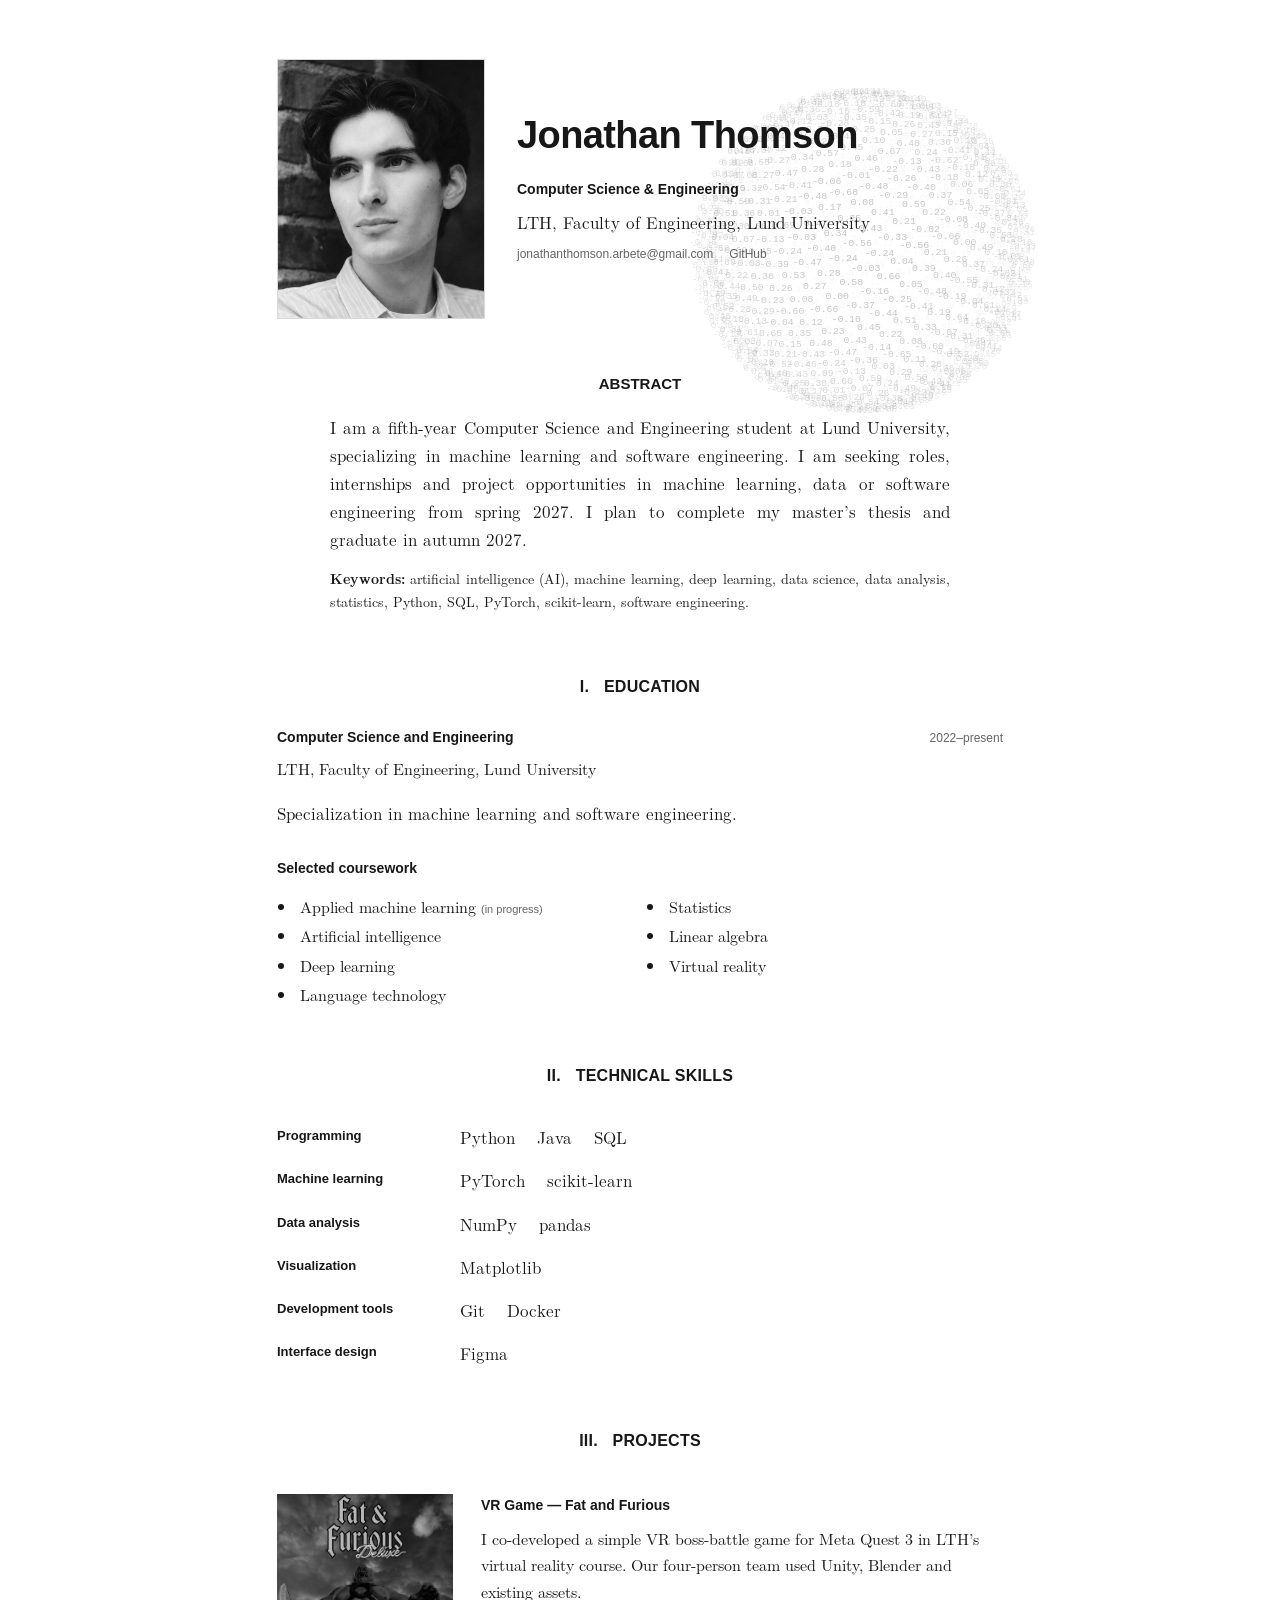
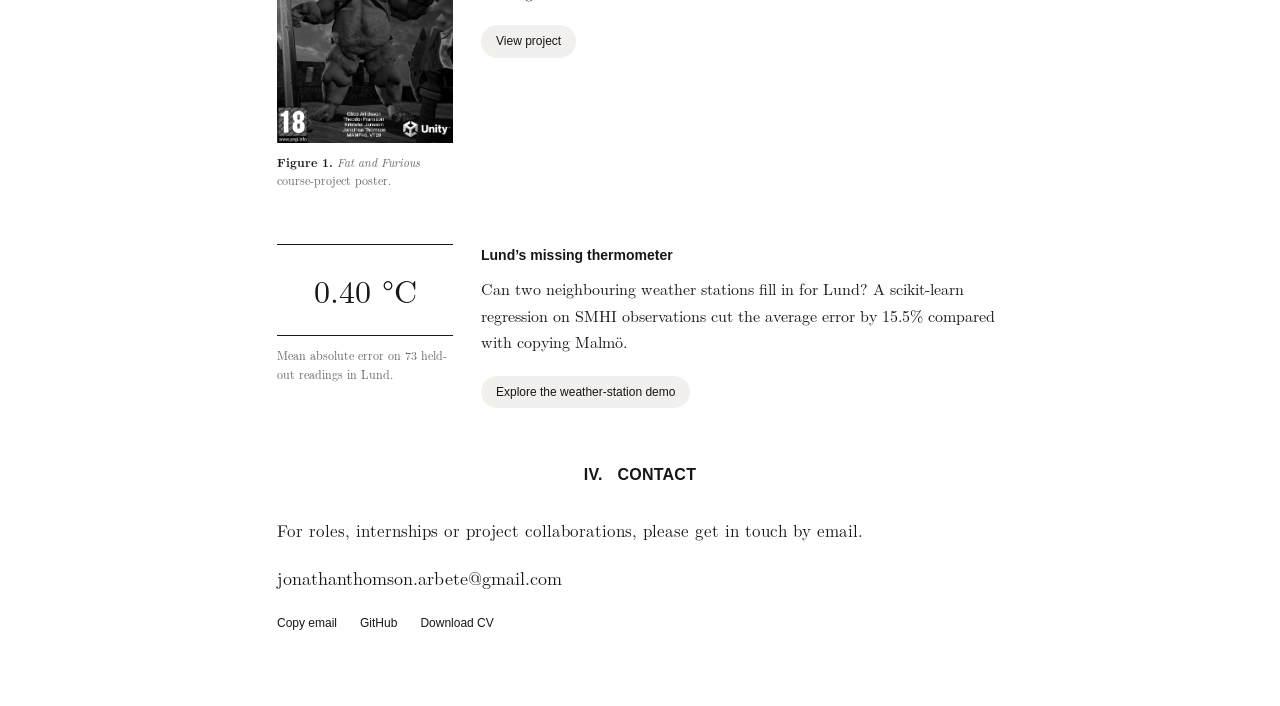
<file: cv/index.html>
<!doctype html>
<html lang="en">
<head>
  <meta charset="utf-8">
  <meta name="viewport" content="width=device-width, initial-scale=1">
  <meta name="theme-color" content="#ffffff">
  <title>Jonathan Thomson | Machine Learning &amp; Software Engineering</title>
  <meta name="description" content="Jonathan Thomson — fifth-year Computer Science and Engineering student at LTH, Lund University, specializing in machine learning and software engineering.">
  <meta property="og:title" content="Jonathan Thomson — Machine Learning &amp; Software Engineering">
  <meta property="og:description" content="Fifth-year Computer Science and Engineering student at LTH, Lund University, specializing in machine learning and software engineering.">
  <meta property="og:type" content="website">
  <meta name="color-scheme" content="light">
  <link rel="icon" href="./favicon.svg" type="image/svg+xml">
  <link rel="stylesheet" href="./styles.css?v=25">
  <link rel="prefetch" href="./projects/fat-and-furious.html" as="document">
  <script src="./app.js?v=22" defer></script>
  <script src="./weight-orb.js?v=23" defer></script>
</head>
<body>
  <a class="skip-link" href="#main">Skip to content</a>
  <button class="weight-orb" id="weight-orb" type="button" aria-label="Pause automatic rotation of the numerical sculpture" aria-pressed="false" aria-describedby="orb-instructions" hidden>
    <canvas aria-hidden="true"></canvas>
  </button>
  <span id="orb-instructions" hidden>A sphere of illustrative numerical weights becomes a Dala horse, then a JAS Gripen aircraft as you scroll farther down. Scroll up to reverse the transformation. Drag or use the arrow keys to rotate it. Click or press Space to pause or resume automatic rotation.</span>
<div class="workspace" id="top">

    <main class="paper" id="main">
      <header class="title-block profile-header">
        <div class="portrait-frame"><img class="portrait-photo" src="./assets/jonathan-thomson.png" alt="Jonathan Thomson" width="1024" height="1536" decoding="async"></div>
        <div class="profile-copy">
        <h1>Jonathan Thomson</h1>
        <p class="paper-kicker">Computer Science &amp; Engineering</p>
        <p class="affiliation"><a href="https://www.lth.se/english/" target="_blank" rel="noopener noreferrer">LTH, Faculty of Engineering, Lund University</a></p>
        <p class="author-links"><a href="mailto:jonathanthomson.arbete@gmail.com">jonathanthomson.arbete@gmail.com</a><a href="https://github.com/doutho" target="_blank" rel="noopener noreferrer">GitHub</a></p>
        </div>
      </header>

      <section class="abstract" id="abstract" aria-labelledby="abstract-title">
        <h2 id="abstract-title">ABSTRACT</h2>
        <p>I am a fifth-year Computer Science and Engineering student at Lund University, specializing in machine learning and software engineering. I am seeking roles, internships and project opportunities in machine learning, data or software engineering from spring 2027. I plan to complete my master’s thesis and graduate in autumn 2027.</p>
        <p class="keywords"><strong>Keywords:</strong> artificial intelligence (AI), machine learning, deep learning, data science, data analysis, statistics, Python, SQL, PyTorch, scikit-learn, software engineering.</p>
      </section>

      <section class="paper-section" id="education" aria-labelledby="education-title">
        <h2 id="education-title"><span class="section-number">I.</span> Education</h2>
        <div class="education-heading"><h3>Computer Science and Engineering</h3><span class="small-label">2022–present</span></div>
        <p class="institution">LTH, Faculty of Engineering, Lund University</p>
        <p>Specialization in machine learning and software engineering.</p>
        <div class="coursework">
          <h3>Selected coursework</h3>
          <ul class="course-list">
            <li>Applied machine learning <span class="course-status">(in progress)</span></li>
            <li>Artificial intelligence</li>
            <li>Deep learning</li>
            <li>Language technology</li>
            <li>Statistics</li>
            <li>Linear algebra</li>
            <li>Virtual reality</li>
          </ul>
        </div>


</section>

      <section class="paper-section" id="skills" aria-labelledby="skills-title">
        <h2 id="skills-title"><span class="section-number">II.</span> Technical skills</h2>
        <dl class="skills-table">
          <div><dt>Programming</dt><dd><span>Python</span><span>Java</span><span>SQL</span></dd></div>
          <div><dt>Machine learning</dt><dd><span>PyTorch</span><span>scikit-learn</span></dd></div>
          <div><dt>Data analysis</dt><dd><span>NumPy</span><span>pandas</span></dd></div>
          <div><dt>Visualization</dt><dd><span>Matplotlib</span></dd></div>
          <div><dt>Development tools</dt><dd><span>Git</span><span>Docker</span></dd></div>
          <div><dt>Interface design</dt><dd><span>Figma</span></dd></div>
        </dl>
      </section>

      <section class="paper-section" id="projects" aria-labelledby="projects-title">
        <h2 id="projects-title"><span class="section-number">III.</span> Projects</h2>
        <article class="project-preview" aria-labelledby="vr-preview-title">
          <figure class="project-preview-figure">
            <img src="./assets/fat-and-furious-poster.png" width="830" height="1176" loading="lazy" decoding="async" alt="Poster for Fat and Furious, showing the game's giant boss and team credits.">
            <figcaption><strong>Figure 1.</strong> <em>Fat and Furious</em> course-project poster.</figcaption>
          </figure>
          <div class="project-preview-copy">
            <h3 id="vr-preview-title">VR Game — Fat and Furious</h3>
            <p class="project-preview-description">I co-developed a simple VR boss-battle game for Meta Quest 3 in LTH’s virtual reality course. Our four-person team used Unity, Blender and existing assets.</p>
            <a class="project-action" data-project-link data-project-title="Fat and Furious" href="./projects/fat-and-furious.html" aria-label="View the Fat and Furious project">View project</a>
          </div>
        </article>
        <article class="project-preview" aria-labelledby="lund-thermometer-title">
          <figure class="project-preview-figure">
            <div style="padding:18px 8px;border-block:1px solid currentColor;text-align:center"><strong style="font-size:32px;font-weight:400">0.40 °C</strong></div>
            <figcaption>Mean absolute error on 73 held-out readings in Lund.</figcaption>
          </figure>
          <div class="project-preview-copy">
            <h3 id="lund-thermometer-title">Lund’s missing thermometer</h3>
            <p class="project-preview-description">Can two neighbouring weather stations fill in for Lund? A scikit-learn regression on SMHI observations cut the average error by 15.5% compared with copying Malmö.</p>
            <a class="project-action" href="./projects/lund-temperature/index.html">Explore the weather-station demo</a>
          </div>
        </article>
        <!-- Unfinished ML project: remove this comment wrapper when ready to publish.
        <article class="project-preview" aria-labelledby="ml-preview-title">
          <figure class="project-preview-figure">
            <div class="project-figure-placeholder" role="img" aria-label="Placeholder for a future machine learning project figure"><span>Project figure</span><small>To be added</small></div>
            <figcaption><strong>Figure 2.</strong> Placeholder for the main project figure.</figcaption>
          </figure>
          <div class="project-preview-copy">
            <h3 id="ml-preview-title">Machine learning project</h3>
            <p class="project-kind">Template</p>
            <p class="project-preview-description">A template for a future machine learning case study, with space for the dataset, methods, evaluation and my contribution.</p>
            <a class="project-action" data-project-link data-project-title="Machine learning project" href="./projects/machine-learning.html" aria-label="View the machine learning project template">View project</a>
          </div>
        </article>
        -->
      </section>

      <section class="paper-section contact-section" id="contact" aria-labelledby="contact-title">
        <h2 id="contact-title"><span class="section-number">IV.</span> Contact</h2>
        <p>For roles, internships or project collaborations, please get in touch by email.</p>
        <a class="contact-email" href="mailto:jonathanthomson.arbete@gmail.com">jonathanthomson.arbete@gmail.com</a>
        <div class="contact-actions"><button class="text-button" id="copy-email" type="button">Copy email</button><a href="https://github.com/doutho" target="_blank" rel="noopener noreferrer">GitHub</a><a href="./Jonathan-Thomson-CV.pdf" download>Download CV</a></div>
      </section>
    </main>
  </div>
  <div class="toast" id="toast" role="status" aria-live="polite"></div>
</body>
</html>
</file>
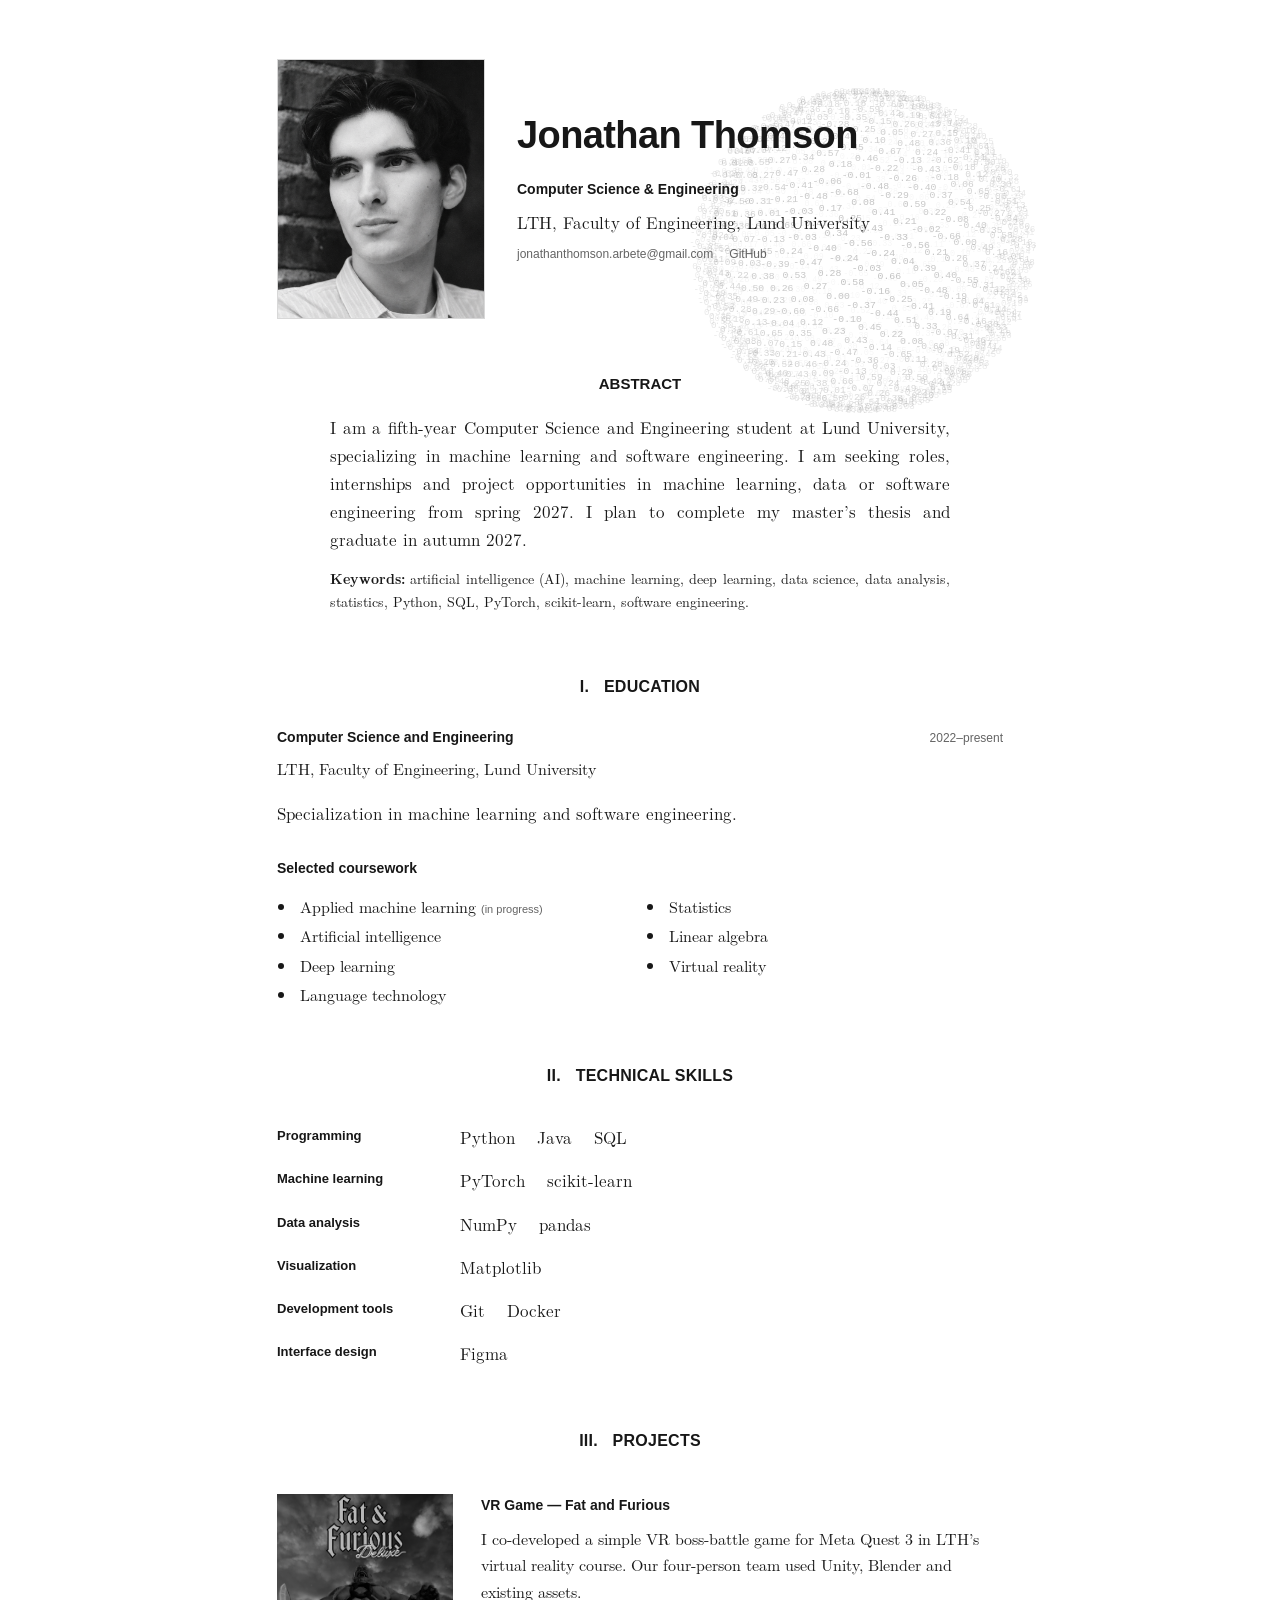
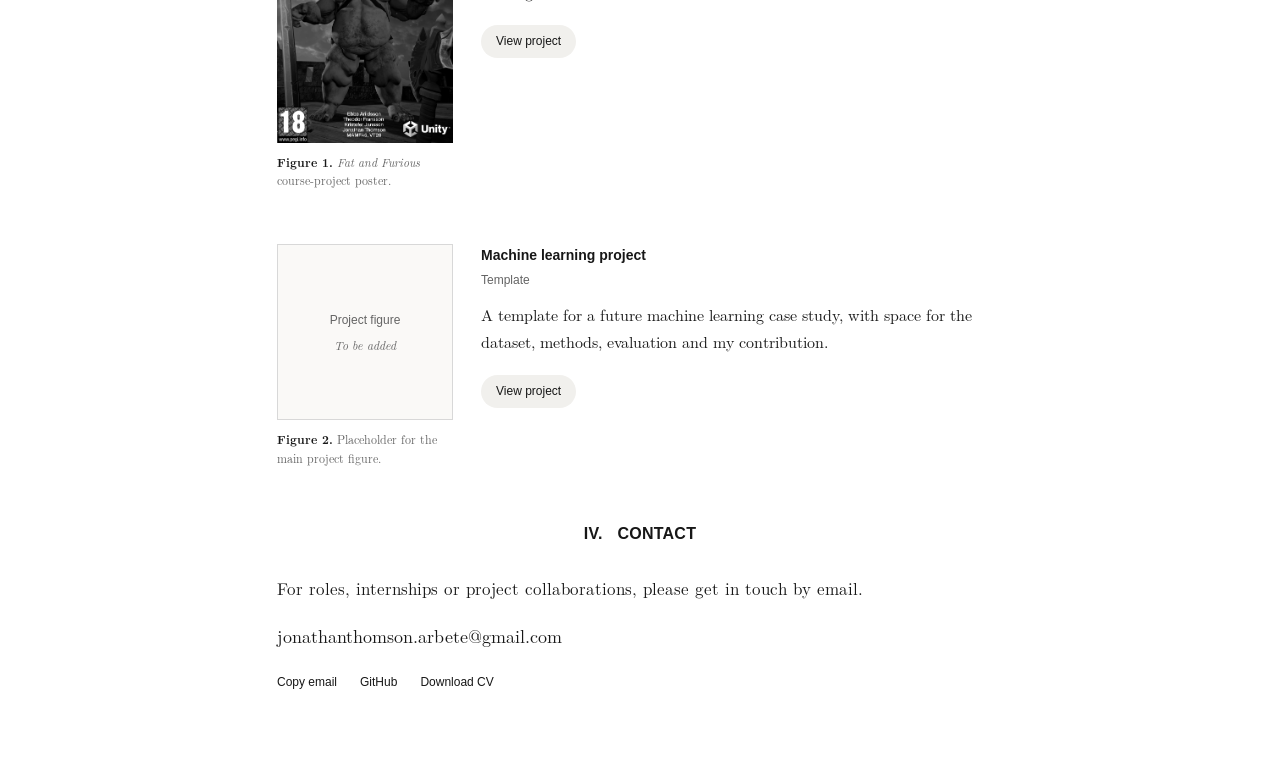
<file: GitHub-Pages-CV/index.html>
<!doctype html>
<html lang="en">
<head>
  <meta charset="utf-8">
  <meta name="viewport" content="width=device-width, initial-scale=1">
  <meta name="theme-color" content="#ffffff">
  <title>Jonathan Thomson | Machine Learning &amp; Software Engineering</title>
  <meta name="description" content="Jonathan Thomson — fifth-year Computer Science and Engineering student at LTH, Lund University, specializing in machine learning and software engineering.">
  <meta property="og:title" content="Jonathan Thomson — Machine Learning &amp; Software Engineering">
  <meta property="og:description" content="Fifth-year Computer Science and Engineering student at LTH, Lund University, specializing in machine learning and software engineering.">
  <meta property="og:type" content="website">
  <meta name="color-scheme" content="light">
  <link rel="icon" href="./favicon.svg" type="image/svg+xml">
  <link rel="stylesheet" href="./styles.css?v=25">
  <link rel="prefetch" href="./projects/fat-and-furious.html" as="document">
  <script src="./app.js?v=22" defer></script>
  <script src="./weight-orb.js?v=23" defer></script>
</head>
<body>
  <a class="skip-link" href="#main">Skip to content</a>
  <button class="weight-orb" id="weight-orb" type="button" aria-label="Pause automatic rotation of the numerical sculpture" aria-pressed="false" aria-describedby="orb-instructions" hidden>
    <canvas aria-hidden="true"></canvas>
  </button>
  <span id="orb-instructions" hidden>A sphere of illustrative numerical weights becomes a Dala horse, then a JAS Gripen aircraft as you scroll farther down. Scroll up to reverse the transformation. Drag or use the arrow keys to rotate it. Click or press Space to pause or resume automatic rotation.</span>
<div class="workspace" id="top">

    <main class="paper" id="main">
      <header class="title-block profile-header">
        <div class="portrait-frame"><img class="portrait-photo" src="./assets/jonathan-thomson.png" alt="Jonathan Thomson" width="1024" height="1536" decoding="async"></div>
        <div class="profile-copy">
        <h1>Jonathan Thomson</h1>
        <p class="paper-kicker">Computer Science &amp; Engineering</p>
        <p class="affiliation"><a href="https://www.lth.se/english/" target="_blank" rel="noopener noreferrer">LTH, Faculty of Engineering, Lund University</a></p>
        <p class="author-links"><a href="mailto:jonathanthomson.arbete@gmail.com">jonathanthomson.arbete@gmail.com</a><a href="https://github.com/doutho" target="_blank" rel="noopener noreferrer">GitHub</a></p>
        </div>
      </header>

      <section class="abstract" id="abstract" aria-labelledby="abstract-title">
        <h2 id="abstract-title">ABSTRACT</h2>
        <p>I am a fifth-year Computer Science and Engineering student at Lund University, specializing in machine learning and software engineering. I am seeking roles, internships and project opportunities in machine learning, data or software engineering from spring 2027. I plan to complete my master’s thesis and graduate in autumn 2027.</p>
        <p class="keywords"><strong>Keywords:</strong> artificial intelligence (AI), machine learning, deep learning, data science, data analysis, statistics, Python, SQL, PyTorch, scikit-learn, software engineering.</p>
      </section>

      <section class="paper-section" id="education" aria-labelledby="education-title">
        <h2 id="education-title"><span class="section-number">I.</span> Education</h2>
        <div class="education-heading"><h3>Computer Science and Engineering</h3><span class="small-label">2022–present</span></div>
        <p class="institution">LTH, Faculty of Engineering, Lund University</p>
        <p>Specialization in machine learning and software engineering.</p>
        <div class="coursework">
          <h3>Selected coursework</h3>
          <ul class="course-list">
            <li>Applied machine learning <span class="course-status">(in progress)</span></li>
            <li>Artificial intelligence</li>
            <li>Deep learning</li>
            <li>Language technology</li>
            <li>Statistics</li>
            <li>Linear algebra</li>
            <li>Virtual reality</li>
          </ul>
        </div>


</section>

      <section class="paper-section" id="skills" aria-labelledby="skills-title">
        <h2 id="skills-title"><span class="section-number">II.</span> Technical skills</h2>
        <dl class="skills-table">
          <div><dt>Programming</dt><dd><span>Python</span><span>Java</span><span>SQL</span></dd></div>
          <div><dt>Machine learning</dt><dd><span>PyTorch</span><span>scikit-learn</span></dd></div>
          <div><dt>Data analysis</dt><dd><span>NumPy</span><span>pandas</span></dd></div>
          <div><dt>Visualization</dt><dd><span>Matplotlib</span></dd></div>
          <div><dt>Development tools</dt><dd><span>Git</span><span>Docker</span></dd></div>
          <div><dt>Interface design</dt><dd><span>Figma</span></dd></div>
        </dl>
      </section>

      <section class="paper-section" id="projects" aria-labelledby="projects-title">
        <h2 id="projects-title"><span class="section-number">III.</span> Projects</h2>
        <article class="project-preview" aria-labelledby="vr-preview-title">
          <figure class="project-preview-figure">
            <img src="./assets/fat-and-furious-poster.png" width="830" height="1176" loading="lazy" decoding="async" alt="Poster for Fat and Furious, showing the game's giant boss and team credits.">
            <figcaption><strong>Figure 1.</strong> <em>Fat and Furious</em> course-project poster.</figcaption>
          </figure>
          <div class="project-preview-copy">
            <h3 id="vr-preview-title">VR Game — Fat and Furious</h3>
            <p class="project-preview-description">I co-developed a simple VR boss-battle game for Meta Quest 3 in LTH’s virtual reality course. Our four-person team used Unity, Blender and existing assets.</p>
            <a class="project-action" data-project-link data-project-title="Fat and Furious" href="./projects/fat-and-furious.html" aria-label="View the Fat and Furious project">View project</a>
          </div>
        </article>
        <article class="project-preview" aria-labelledby="ml-preview-title">
          <figure class="project-preview-figure">
            <div class="project-figure-placeholder" role="img" aria-label="Placeholder for a future machine learning project figure"><span>Project figure</span><small>To be added</small></div>
            <figcaption><strong>Figure 2.</strong> Placeholder for the main project figure.</figcaption>
          </figure>
          <div class="project-preview-copy">
            <h3 id="ml-preview-title">Machine learning project</h3>
            <p class="project-kind">Template</p>
            <p class="project-preview-description">A template for a future machine learning case study, with space for the dataset, methods, evaluation and my contribution.</p>
            <a class="project-action" data-project-link data-project-title="Machine learning project" href="./projects/machine-learning.html" aria-label="View the machine learning project template">View project</a>
          </div>
        </article>
      </section>

      <section class="paper-section contact-section" id="contact" aria-labelledby="contact-title">
        <h2 id="contact-title"><span class="section-number">IV.</span> Contact</h2>
        <p>For roles, internships or project collaborations, please get in touch by email.</p>
        <a class="contact-email" href="mailto:jonathanthomson.arbete@gmail.com">jonathanthomson.arbete@gmail.com</a>
        <div class="contact-actions"><button class="text-button" id="copy-email" type="button">Copy email</button><a href="https://github.com/doutho" target="_blank" rel="noopener noreferrer">GitHub</a><a href="./Jonathan-Thomson-CV.pdf" download>Download CV</a></div>
      </section>
    </main>
  </div>
  <div class="toast" id="toast" role="status" aria-live="polite"></div>
</body>
</html>
</file>
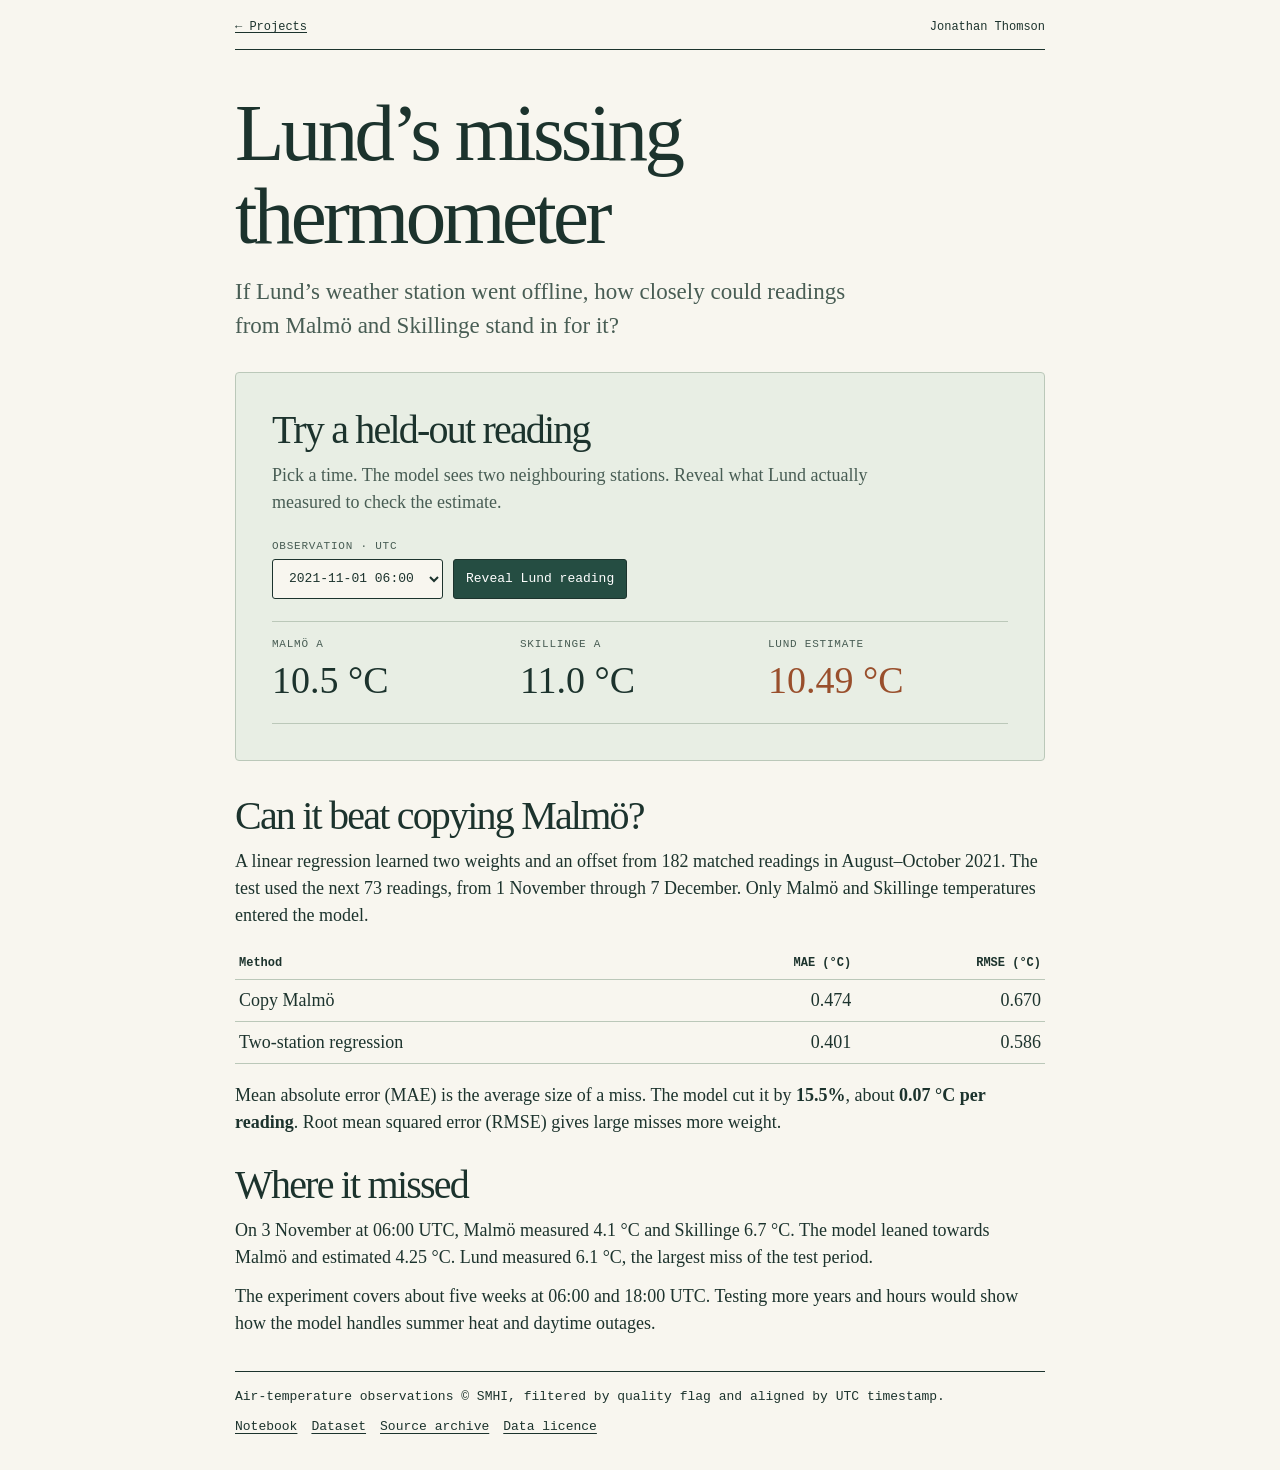
<file: cv/projects/lund-temperature/index.html>
<!doctype html>
<html lang="en">
<head>
  <meta charset="utf-8">
  <meta name="viewport" content="width=device-width, initial-scale=1">
  <meta name="description" content="A small scikit-learn experiment using three weather stations in southern Sweden.">
  <title>Lund’s missing thermometer | Jonathan Thomson</title>
  <style>
    :root { color-scheme: light; --paper: #f8f6ef; --ink: #1c332d; --muted: #485d54; --line: #bbc8b9; --accent: #994f2c }
    * { box-sizing: border-box }
    body { margin: 0; color: var(--ink); background: var(--paper); font: 18px/1.5 Georgia, serif }
    main, header, footer { max-width: 810px; width: calc(100% - 42px); margin: auto }
    header, footer, label, button, select, dt, .overline, th, small { font-family: ui-monospace, monospace }
    header { display: flex; justify-content: space-between; gap: 12px; border-bottom: 1px solid var(--ink); padding: 18px 0 13px; font-size: 12px }
    a { color: inherit; text-underline-offset: .2em }
    h1, h2, p, dd, dl { margin: 0 }
    h1, h2 { font-weight: 400; letter-spacing: -.045em; line-height: 1.03 }
    h1 { font-size: clamp(46px, 8vw, 81px); max-width: 800px; text-wrap: balance }
    h2 { font-size: clamp(28px, 4.5vw, 40px); margin-bottom: 12px }
    .intro { margin: 42px 0 24px }
    .intro p { font-size: clamp(19px, 2.5vw, 23px); max-width: 630px; color: var(--muted); margin-top: 16px }
    .demo { background: #e8eee4; border: 1px solid var(--line); padding: clamp(18px, 4vw, 36px); border-radius: 4px; margin: 28px 0 34px }
    .demo p { color: var(--muted); max-width: 610px }
    .controls { display: flex; align-items: flex-end; flex-wrap: wrap; gap: 10px; margin: 22px 0 }
    label, dt, .overline { display: block; font-size: 11px; text-transform: uppercase; letter-spacing: .07em; color: var(--muted) }
    label { margin-bottom: 4px }
    select, button { min-height: 40px; max-width: 100%; border: 1px solid var(--ink); border-radius: 3px; padding: 8px 12px; font-size: 13px }
    select { background: var(--paper); color: var(--ink) }
    button { background: #254d42; color: white; cursor: pointer }
    button:hover { background: #193c32 }
    :focus-visible { outline: 3px solid var(--accent); outline-offset: 3px }
    dl { display: grid; grid-template-columns: repeat(3, minmax(0,1fr)); gap: 8px; border-block: 1px solid var(--line); padding: 14px 0 }
    dd { font-size: clamp(22px, 4vw, 38px); font-variant-numeric: tabular-nums }
    dl div:last-child dd { color: var(--accent) }
    #answer:not(:empty) { margin-top: 14px }
    section + section { margin-top: 28px }
    p + p { margin-top: 12px }
    table { border-collapse: collapse; margin: 18px 0; width: 100%; font-variant-numeric: tabular-nums }
    th, td { border-bottom: 1px solid var(--line); padding: 7px 4px; text-align: right }
    th { font-size: 12px } th:first-child, td:first-child { text-align: left }
    footer { border-top: 1px solid var(--ink); margin: 34px auto; padding-top: 15px; font-size: 13px }
    footer nav { display: flex; flex-wrap: wrap; gap: 14px; margin-top: 10px }
    @media (max-width: 450px) { main, header, footer { width: calc(100% - 30px) } dt { font-size: 9px } .demo { padding: 16px } td { font-size: 15px } }
  </style>
</head>
<body>
  <header><a href="../../index.html#projects">← Projects</a><span>Jonathan Thomson</span></header>
  <main>
    <div class="intro">
      <h1>Lund’s missing thermometer</h1>
      <p>If Lund’s weather station went offline, how closely could readings from Malmö and Skillinge stand in for it?</p>
    </div>
    <section class="demo" aria-labelledby="try-title">
      <h2 id="try-title">Try a held-out reading</h2>
      <p>Pick a time. The model sees two neighbouring stations. Reveal what Lund actually measured to check the estimate.</p>
      <div class="controls">
        <div><label for="time">Observation · UTC</label><select id="time"></select></div>
        <button id="reveal" aria-controls="answer" aria-expanded="false" type="button">Reveal Lund reading</button>
      </div>
      <dl><div><dt>Malmö A</dt><dd id="malmo">—</dd></div><div><dt>Skillinge A</dt><dd id="skillinge">—</dd></div><div><dt>Lund estimate</dt><dd id="estimate">—</dd></div></dl>
      <div id="answer" role="status" aria-live="polite"></div>
      <noscript>Enable JavaScript to explore the 73 readings.</noscript>
    </section>
    <section aria-labelledby="results">
      <h2 id="results">Can it beat copying Malmö?</h2>
      <p>A linear regression learned two weights and an offset from 182 matched readings in August–October 2021. The test used the next 73 readings, from 1 November through 7 December. Only Malmö and Skillinge temperatures entered the model.</p>
      <table>
        <thead><tr><th scope="col">Method</th><th scope="col">MAE (°C)</th><th scope="col">RMSE (°C)</th></tr></thead>
        <tbody><tr><td>Copy Malmö</td><td>0.474</td><td>0.670</td></tr><tr><td>Two-station regression</td><td>0.401</td><td>0.586</td></tr></tbody>
      </table>
      <p>Mean absolute error (MAE) is the average size of a miss. The model cut it by <strong>15.5%</strong>, about <strong>0.07 °C per reading</strong>. Root mean squared error (RMSE) gives large misses more weight.</p>
    </section>
    <section aria-labelledby="miss">
      <h2 id="miss">Where it missed</h2>
      <p>On 3 November at 06:00 UTC, Malmö measured 4.1 °C and Skillinge 6.7 °C. The model leaned towards Malmö and estimated 4.25 °C. Lund measured 6.1 °C, the largest miss of the test period.</p>
      <p>The experiment covers about five weeks at 06:00 and 18:00 UTC. Testing more years and hours would show how the model handles summer heat and daytime outages.</p>
    </section>
  </main>
  <footer>
    <p>Air-temperature observations © SMHI, filtered by quality flag and aligned by UTC timestamp.</p>
    <nav aria-label="Project resources"><a href="lund_temperature.ipynb" download>Notebook</a><a href="data/temperatures.csv" download>Dataset</a><a href="https://github.com/Rilr20/bth-matmod-proj/tree/eba34d82a4bffd30b656fbc6a291e43253165f94/data">Source archive</a><a href="https://creativecommons.org/licenses/by/4.0/">Data licence</a></nav>
  </footer>
  <script type="application/json" id="fit">{"offset":-0.4281147964813634,"malmoWeight":0.8573169140018116,"skillingeWeight":0.17386123729984532,"readings":[["2021-11-01 06:00",10.5,11,10],["2021-11-01 18:00",10.3,10.8,9],["2021-11-02 06:00",9.2,10.5,9.1],["2021-11-02 18:00",8.3,8.2,8],["2021-11-03 06:00",4.1,6.7,6.1],["2021-11-03 18:00",4.5,8.7,6.6],["2021-11-04 06:00",5.9,9.2,6.3],["2021-11-04 18:00",7,7.9,7.6],["2021-11-05 06:00",8,5.4,7.2],["2021-11-05 18:00",9.8,8.4,9.6],["2021-11-06 06:00",9.8,9.1,9.5],["2021-11-06 18:00",9.8,10,9.7],["2021-11-07 06:00",9.9,9.9,9.7],["2021-11-07 18:00",8.4,8.1,8.6],["2021-11-08 06:00",7.3,6.6,6.7],["2021-11-08 18:00",4.8,6.4,4.4],["2021-11-09 06:00",7.6,8.2,6.4],["2021-11-09 18:00",10.3,9.8,9.8],["2021-11-10 06:00",9.4,9.4,9.1],["2021-11-10 18:00",10.2,10.1,10.3],["2021-11-11 06:00",9.9,9.4,9.7],["2021-11-11 18:00",10.1,9.1,9.8],["2021-11-12 06:00",5.5,4.8,5],["2021-11-12 18:00",9,9.3,8.6],["2021-11-13 06:00",7.8,8.8,7.8],["2021-11-13 18:00",7.1,8.2,7.4],["2021-11-14 06:00",7.3,8.8,7.5],["2021-11-14 18:00",7.2,8.2,7.3],["2021-11-15 06:00",7.5,8.5,7.5],["2021-11-15 18:00",6.9,7,6.3],["2021-11-16 06:00",5.8,6.5,6.1],["2021-11-16 18:00",5.9,7.3,5.9],["2021-11-17 06:00",5.1,6.4,5],["2021-11-17 18:00",7.4,6.9,7.4],["2021-11-18 06:00",7.8,5.7,7.3],["2021-11-18 18:00",11.2,10,11.2],["2021-11-19 06:00",12,11.6,11.9],["2021-11-19 18:00",12.2,12.1,11.7],["2021-11-20 06:00",10.6,8.4,10.2],["2021-11-20 18:00",10.5,10.2,10.2],["2021-11-21 06:00",7.1,6.7,7.8],["2021-11-21 18:00",3.4,4.7,3.8],["2021-11-22 06:00",-1.6,1.8,0.1],["2021-11-22 18:00",4.9,1.2,3.7],["2021-11-23 06:00",6.1,4.9,6],["2021-11-23 18:00",8.1,3.2,7.9],["2021-11-24 06:00",7.8,7,7.9],["2021-11-24 18:00",7.8,7.4,7.6],["2021-11-25 06:00",6.3,6.9,6.2],["2021-11-25 18:00",5.7,5.6,6],["2021-11-26 06:00",3.8,2.6,3],["2021-11-26 18:00",2.7,1.6,3.8],["2021-11-27 06:00",2.3,5.5,1.1],["2021-11-27 18:00",2,5.2,1.7],["2021-11-28 06:00",1.6,4.3,1.4],["2021-11-28 18:00",2.4,3.2,2.2],["2021-11-29 06:00",1.2,3,1],["2021-11-29 18:00",-2.3,-1.9,-2.4],["2021-11-30 06:00",2.8,2,1.4],["2021-11-30 18:00",-1,1.1,-1.4],["2021-12-01 06:00",0.5,1.7,-0.3],["2021-12-01 18:00",6.4,7.3,6.5],["2021-12-02 06:00",0,0.4,-0.1],["2021-12-02 18:00",-1.3,-2,-2.3],["2021-12-03 06:00",1.7,-2.8,0.1],["2021-12-03 18:00",2.9,3,2.2],["2021-12-04 06:00",6,4.5,5.5],["2021-12-04 18:00",3.1,5,2.5],["2021-12-05 06:00",0.9,5.2,0.7],["2021-12-05 18:00",-0.9,3,-1.5],["2021-12-06 06:00",-1.8,0.8,-2.2],["2021-12-06 18:00",-1,1.3,-1.1],["2021-12-07 06:00",0.4,1.1,0.4]]}</script>
  <script>
    const fit = JSON.parse(document.getElementById("fit").textContent);
    const picker = document.getElementById("time");
    const button = document.getElementById("reveal");
    const answer = document.getElementById("answer");
    for (const [index, [stamp]] of fit.readings.entries()) {
      picker.add(new Option(stamp, index));
    }
    function updateReading(reveal) {
      const [, malmo, skillinge, actual] = fit.readings[Number(picker.value)];
      const estimate = fit.offset + fit.malmoWeight * malmo + fit.skillingeWeight * skillinge;
      document.getElementById("malmo").textContent = malmo.toFixed(1) + " °C";
      document.getElementById("skillinge").textContent = skillinge.toFixed(1) + " °C";
      document.getElementById("estimate").textContent = estimate.toFixed(2) + " °C";
      button.setAttribute("aria-expanded", String(reveal));
      button.textContent = reveal ? "Hide Lund reading" : "Reveal Lund reading";
      answer.textContent = reveal
        ? "Lund measured " + actual.toFixed(1) + " °C. Model error was " + Math.abs(actual - estimate).toFixed(2) + " °C. Copying Malmö missed by " + Math.abs(actual - malmo).toFixed(2) + " °C."
        : "";
    }
    picker.addEventListener("change", () => updateReading(false));
    button.addEventListener("click", () => updateReading(button.getAttribute("aria-expanded") !== "true"));
    updateReading(false);
  </script>
</body>
</html>
</file>
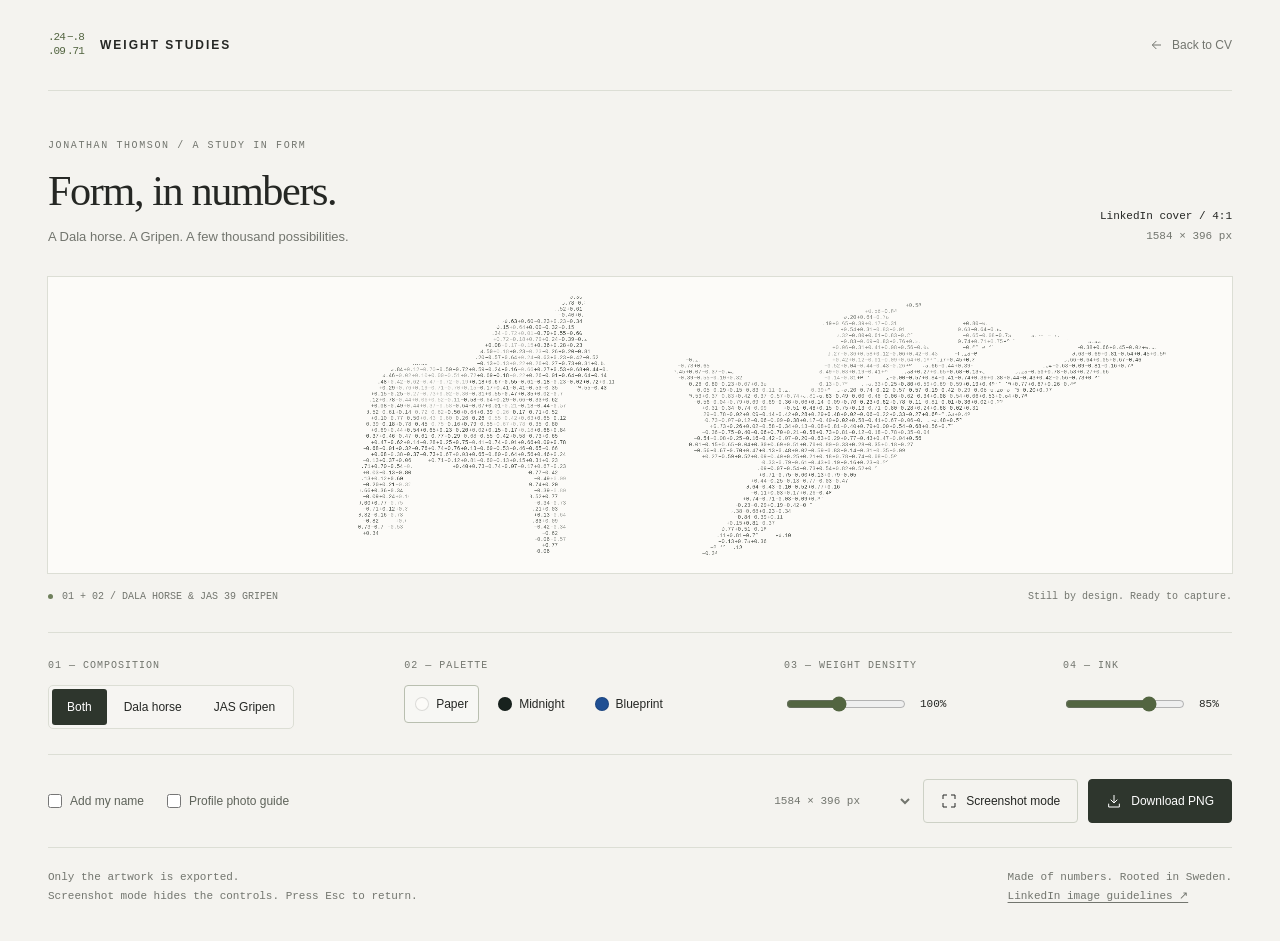
<file: cv/banner.html>
<!doctype html>
<html lang="en">
<head>
  <meta charset="utf-8">
  <meta name="viewport" content="width=device-width, initial-scale=1">
  <meta name="theme-color" content="#f4f3ef">
  <meta name="robots" content="noindex">
  <title>Weight studies — Jonathan Thomson</title>
  <meta name="description" content="A Dala horse and a JAS Gripen, drawn in numerical weights. A personal banner studio by Jonathan Thomson.">
  <style>
    :root{--bg:#f4f3ef;--paper:#fcfbf8;--ink:#252724;--muted:#72756e;--line:#dcded5;--accent:#536541;--mono:'SFMono-Regular',Consolas,'Liberation Mono',monospace;--sans:Arial,Helvetica,sans-serif}
    *{box-sizing:border-box}body{margin:0;background:var(--bg);color:var(--ink);font:14px/1.5 var(--sans)}button,select,input{font:inherit}button,a,input,select{-webkit-tap-highlight-color:transparent}button{cursor:pointer}button:focus-visible,a:focus-visible,select:focus-visible,input:focus-visible{outline:2px solid var(--accent);outline-offset:5px}button:disabled{cursor:wait;opacity:.55}a{color:inherit;text-decoration:none}button{color:inherit}button svg,a svg{width:16px;height:16px;fill:none;stroke:currentColor;stroke-width:1.5;vertical-align:middle}
    .shell{max-width:1744px;margin:auto;padding:0 48px}.masthead{height:91px;display:flex;align-items:center;justify-content:space-between;border-bottom:1px solid var(--line)}.brand{display:flex;align-items:center;gap:14px}.brand-mark{display:grid;grid-template-columns:repeat(2,19px);font:11px/1.25 var(--mono);color:var(--accent);letter-spacing:-1px}.brand-name{font-size:12px;font-weight:600;letter-spacing:2px}.back{font-size:12px;color:var(--muted);display:flex;gap:9px;align-items:center}.back:hover{color:var(--ink)}
    .intro{padding:47px 0 30px;display:flex;justify-content:space-between;align-items:flex-end;gap:28px}.eyebrow{font:10px/1.5 var(--mono);text-transform:uppercase;letter-spacing:1.6px;color:var(--muted);margin:0 0 15px}h1{font:400 clamp(32px,3.3vw,48px)/1.1 Georgia,'Times New Roman',serif;letter-spacing:-1.4px;margin:0 0 13px}.subtitle{margin:0;color:var(--muted);font-size:13px}.format{text-align:right;font:11px/1.8 var(--mono);white-space:nowrap;color:var(--muted)}.format strong{display:block;font-weight:400;color:var(--ink)}
    .artboard{position:relative;background:#fcfbf8;outline:1px solid #dcded5;aspect-ratio:4/1;isolation:isolate}.artboard canvas{display:block;width:100%;height:100%;aspect-ratio:4/1}.safe-guide{pointer-events:none;position:absolute;left:3.2%;bottom:-11%;width:15.9%;aspect-ratio:1;border:1px dashed #83877d;border-radius:50%;background:#a9ac9826;display:none;align-items:center;justify-content:center;text-align:center;color:#68705d;font:clamp(7px,.7vw,11px)/1.6 var(--mono)}.safe-guide.visible{display:flex}.artboard-footer{display:flex;justify-content:space-between;gap:20px;padding:16px 0 28px;color:var(--muted);font:10px/1.5 var(--mono)}.artboard-footer span:first-child{display:flex;align-items:center;gap:9px}.dot{width:5px;height:5px;border-radius:50%;background:#6f805c;display:inline-block}.controls{border-top:1px solid var(--line);padding:25px 0;display:flex;align-items:flex-start;justify-content:space-between;gap:24px;flex-wrap:wrap}.control-group{min-width:120px}.control-title{display:block;color:var(--muted);font:10px/1.5 var(--mono);text-transform:uppercase;letter-spacing:1px;margin:0 0 12px}.segments{display:flex;border:1px solid var(--line);padding:3px;gap:2px;border-radius:5px;background:#ffffff30}.segments button{padding:9px 15px;background:transparent;border:0;font-size:12px;white-space:nowrap;border-radius:3px}.segments button:hover{background:#e7e8e0}.segments button[aria-pressed="true"]{background:#2e362d;color:#fff}.themes{display:flex;gap:8px}.theme{display:flex;align-items:center;gap:7px;border:1px solid transparent;background:transparent;padding:9px 10px;font-size:12px;border-radius:4px}.theme[aria-pressed="true"]{border-color:#b9bfb0;background:#ffffff4a}.swatch{width:14px;height:14px;border-radius:50%;box-shadow:inset 0 0 0 1px #0002}.paper-swatch{background:#fcfbf8}.night-swatch{background:#18221e}.blue-swatch{background:#1f4f93}.range-row{display:flex;align-items:center;gap:12px;min-height:39px}input[type="range"]{width:120px;accent-color:#536541;cursor:pointer}output{font:11px var(--mono);min-width:33px}.options{border-top:1px solid var(--line);display:flex;align-items:center;justify-content:space-between;padding:24px 0;gap:20px;flex-wrap:wrap}.toggles{display:flex;align-items:center;gap:23px;flex-wrap:wrap}.check{display:flex;align-items:center;gap:8px;cursor:pointer;font-size:12px;color:#5e635a}.check input{width:14px;height:14px;accent-color:var(--accent);margin:0}.actions{display:flex;gap:10px;align-items:center;flex-wrap:wrap}.button{padding:12px 17px;border:1px solid #cdd1c6;border-radius:4px;background:transparent;font-size:12px;display:inline-flex;align-items:center;gap:9px}.button:hover{background:#e9eae3}.button.primary{background:#2e362d;border-color:#2e362d;color:#fff}.button.primary:hover{background:#434e40}.size-select{border:0;background:transparent;font:11px var(--mono);color:var(--muted);padding:11px 4px;cursor:pointer}.notes{border-top:1px solid var(--line);padding:20px 0 36px;display:flex;gap:20px;justify-content:space-between;color:var(--muted);font:11px/1.7 var(--mono)}.notes p{margin:0}.notes a{text-decoration:underline;text-underline-offset:3px}.status{position:fixed;bottom:22px;left:50%;transform:translateX(-50%);background:#2e362d;color:#fff;padding:12px 20px;border-radius:4px;font-size:12px;z-index:15;box-shadow:0 5px 30px #0002}.status:empty{display:none}.exit-clean{display:none;position:fixed;right:18px;top:18px;z-index:20;padding:9px 13px;background:#ffffffe6;box-shadow:0 1px 10px #0001;border:1px solid #ccc;border-radius:4px;color:#333;font-size:11px;opacity:0;transition:opacity .2s}.clean .exit-clean{display:block}.clean .exit-clean:hover,.clean .exit-clean:focus-visible{opacity:1}.clean{background:var(--export-bg,#fcfbf8);min-height:100vh;display:grid;align-items:center}.clean .shell{padding:0;width:100%;max-width:none}.clean .masthead,.clean .intro,.clean .artboard-footer,.clean .controls,.clean .options,.clean .notes,.clean .safe-guide{display:none!important}.clean .artboard{outline:0;margin:0;width:100%;max-height:100vh}.clean .artboard canvas{width:100%;height:auto;max-height:100vh;object-fit:contain}.clean .status{display:none}
    @media(max-width:1000px){.shell{padding:0 28px}.controls{gap:22px 35px;justify-content:flex-start}.options{align-items:flex-start}.intro{padding-top:34px}.masthead{height:76px}.format{font-size:10px}}@media(max-width:600px){.shell{padding:0 18px}.masthead{height:67px}.brand-name{font-size:10px;letter-spacing:1.5px}.back{font-size:11px}.intro{padding:30px 0 24px;display:block}.format{display:none}h1{font-size:36px}.subtitle{max-width:290px;font-size:12px}.artboard-footer{font-size:8px;padding:12px 0 20px}.artboard-footer span:last-child{max-width:125px;text-align:right}.controls{padding:20px 0;gap:20px;display:grid;grid-template-columns:1fr}.control-group{min-width:0}.segments{width:max-content}.segments button{padding:9px 17px}.control-title{margin-bottom:8px}.themes{gap:5px}.theme{padding:8px 10px}input[type="range"]{width:180px}.options{padding:20px 0}.actions{gap:8px}.button{padding:11px 13px}.size-select{width:100%;padding-left:0}.notes{display:block;font-size:10px}.notes p+p{margin-top:12px}.clean .shell{padding:0}.clean .artboard{align-self:center}.safe-guide{font-size:6px}}@media(prefers-reduced-motion:reduce){*{scroll-behavior:auto!important;transition:none!important}}@media print{body{background:white}.shell{padding:0}.masthead,.intro,.controls,.options,.notes,.artboard-footer,.safe-guide{display:none!important}.artboard{outline:0}@page{size:landscape;margin:0}}
  </style>
</head>
<body>
  <div class="shell">
    <header class="masthead">
      <a class="brand" href="./banner.html" aria-label="Weight studies home"><span class="brand-mark" aria-hidden="true"><span>.24</span><span>−.8</span><span>.09</span><span>.71</span></span><span class="brand-name">WEIGHT STUDIES</span></a>
      <a class="back" href="./"><svg viewBox="0 0 24 24" aria-hidden="true"><path d="m14 6-6 6 6 6M8 12h13"/></svg>Back to CV</a>
    </header>
    <main>
      <div class="intro"><div><p class="eyebrow">Jonathan Thomson / A study in form</p><h1>Form, in numbers.</h1><p class="subtitle">A Dala horse. A Gripen. A few thousand possibilities.</p></div><div class="format"><strong>LinkedIn cover / 4:1</strong>1584 × 396 px</div></div>
      <div class="artboard" id="artboard"><canvas id="banner" width="3168" height="792" role="img" aria-label="A flat Dala horse and JAS Gripen composed entirely of small numerical weights on paper.">A Dala horse and JAS Gripen drawn in numerical weights. Use a browser that supports canvas to preview and download the banner.</canvas><div class="safe-guide" id="safe-guide" aria-hidden="true">PROFILE PHOTO<br>approximate position</div></div>
      <div class="artboard-footer"><span><i class="dot" aria-hidden="true"></i><span id="composition-caption">01 + 02 / DALA HORSE & JAS 39 GRIPEN</span></span><span>Still by design. Ready to capture.</span></div>
      <section class="controls" aria-label="Banner appearance">
        <div class="control-group"><span class="control-title" id="composition-label">01 — Composition</span><div class="segments" role="group" aria-labelledby="composition-label"><button type="button" data-composition="duo" aria-pressed="true">Both</button><button type="button" data-composition="horse" aria-pressed="false">Dala horse</button><button type="button" data-composition="gripen" aria-pressed="false">JAS Gripen</button></div></div>
        <div class="control-group"><span class="control-title" id="palette-label">02 — Palette</span><div class="themes" role="group" aria-labelledby="palette-label"><button class="theme" type="button" data-palette="paper" aria-pressed="true"><span class="swatch paper-swatch" aria-hidden="true"></span>Paper</button><button class="theme" type="button" data-palette="night" aria-pressed="false"><span class="swatch night-swatch" aria-hidden="true"></span>Midnight</button><button class="theme" type="button" data-palette="blue" aria-pressed="false"><span class="swatch blue-swatch" aria-hidden="true"></span>Blueprint</button></div></div>
        <div class="control-group"><label class="control-title" for="density">03 — Weight density</label><div class="range-row"><input id="density" type="range" min="70" max="140" step="10" value="100"><output for="density" id="density-value">100%</output></div></div>
        <div class="control-group"><label class="control-title" for="contrast">04 — Ink</label><div class="range-row"><input id="contrast" type="range" min="45" max="100" step="5" value="85"><output for="contrast" id="contrast-value">85%</output></div></div>
      </section>
      <div class="options"><div class="toggles"><label class="check"><input id="show-name" type="checkbox">Add my name</label><label class="check"><input id="guide" type="checkbox">Profile photo guide</label></div><div class="actions"><select class="size-select" id="export-size" aria-label="PNG export size"><option value="1">1584 × 396 px</option><option value="2">3168 × 792 px · 2×</option></select><button class="button" id="clean" type="button"><svg viewBox="0 0 24 24" aria-hidden="true"><path d="M9 3H3v6m12-6h6v6M3 15v6h6m12-6v6h-6"/></svg>Screenshot mode</button><button class="button primary" id="download" type="button"><svg viewBox="0 0 24 24" aria-hidden="true"><path d="M12 3v12m-5-5 5 5 5-5M4 16v5h16v-5"/></svg>Download PNG</button></div></div>
    </main>
    <footer class="notes"><p>Only the artwork is exported.<br>Screenshot mode hides the controls. Press Esc to return.</p><p>Made of numbers. Rooted in Sweden.<br><a href="https://www.linkedin.com/help/linkedin/answer/a568217" target="_blank" rel="noopener noreferrer">LinkedIn image guidelines ↗</a></p></footer>
  </div>
  <button class="exit-clean" type="button" id="exit-clean" aria-label="Exit screenshot mode">Exit screenshot mode · Esc</button>
  <div class="status" id="status" role="status" aria-live="polite"></div>
  <script>
  (() => {
    'use strict';
    const W = 1584, H = 396;
    const canvas = document.getElementById('banner');
    const context = canvas.getContext('2d');
    if (!context) return;
    const state = {composition:'duo',palette:'paper',density:100,contrast:85,name:false};
    const palettes = {
      paper:{background:'#fcfbf8',ink:[42,48,41],quiet:'#92968c',text:'#353c31'},
      night:{background:'#101b18',ink:[208,224,202],quiet:'#708477',text:'#dbe7d4'},
      blue:{background:'#123c76',ink:[215,233,252],quiet:'#7095bb',text:'#e0edff'}
    };
    const labels = {duo:'01 + 02 / DALA HORSE & JAS 39 GRIPEN',horse:'01 / DALA HORSE',gripen:'02 / JAS 39 GRIPEN'};
    // Original, flat vector studies based on the supplied visual references.
    // The weights are deterministic illustrative values, not trained parameters.
    const horseParts = [
      {depth:.53,path:'M 118 456 L 192 481 L 164 713 Q 162 729 142 729 L 111 725 Z'},
      {depth:.51,path:'M 592 353 L 655 331 L 653 750 Q 650 765 627 762 L 602 759 Z'},
      {depth:.94,path:'M 40 740 Q 29 746 20 738 L 40 454 Q 48 254 128 226 Q 173 198 275 217 L 365 218 L 442 101 Q 472 64 519 63 L 604 64 L 668 7 Q 680 -2 702 7 Q 714 9 711 34 L 700 114 L 786 232 Q 815 259 792 287 Q 774 310 749 306 L 662 268 Q 642 285 638 324 L 623 768 Q 623 792 592 790 L 565 785 L 538 524 Q 397 551 271 518 L 180 495 L 84 742 Q 65 747 40 740 Z'}
    ];
    const gripenParts = [
      {depth:.62,path:'M 592 593 L 751 276 L 843 251 L 1018 338 L 979 352 L 1121 435 L 1062 464 L 839 536 Z'},
      {depth:.72,path:'M 1177 430 L 1170 296 Q 1175 286 1229 281 L 1399 362 Z'},
      {depth:.79,path:'M 220 703 L 607 592 L 140 436 L 70 454 L 101 506 Z'},
      {depth:.95,path:'M 146 746 Q 134 785 171 817 Q 235 849 392 832 L 1084 657 Q 1438 599 1780 487 Q 1886 454 2014 407 Q 1915 403 1835 385 Q 1692 366 1616 383 Q 1592 351 1512 350 L 1290 381 L 1118 432 L 778 524 L 509 623 L 204 710 Z'},
      {depth:.89,path:'M 439 810 L 253 1120 L 212 1176 L 303 1170 L 1283 618 L 1378 560 L 1218 552 L 906 651 Z'},
      {depth:.99,path:'M 1008 643 L 1349 527 L 1405 564 L 1041 687 Z'},
      {depth:.98,path:'M 1227 475 Q 1235 393 1315 377 L 1466 351 Q 1549 344 1641 388 L 1593 445 Q 1459 491 1301 507 Z'},
      {depth:.68,path:'M 663 297 L 1072 210 Q 1090 209 1094 225 L 663 323 Q 650 314 663 297 Z'},
      {depth:.90,path:'M 173 1181 L 578 1091 Q 599 1088 605 1107 L 181 1203 Z'}
    ];
    const horsePattern = new Path2D('M 119 244 C 223 174 320 286 373 233 C 396 284 348 352 288 334 C 330 413 251 440 214 392 C 218 349 167 345 152 311 Z M 452 117 C 488 62 563 83 575 146 C 602 202 520 277 473 245 C 501 220 531 158 495 146 C 485 178 476 204 453 215 Z M 434 350 C 470 301 512 349 493 379 C 538 349 565 397 535 421 C 509 432 484 406 474 395 C 452 442 417 404 435 382 C 398 370 411 344 434 350 Z');
    function placed(parts,x,y,scale) {
      const matrix = new DOMMatrix().translate(x,y).scale(scale);
      const transformed = parts.map(p=>{const path=new Path2D();path.addPath(new Path2D(p.path),matrix);return {path,depth:p.depth};});
      const union = new Path2D(); transformed.forEach(p=>union.addPath(p.path));
      return {parts:transformed,union,x,y,scale};
    }
    function scene() {
      if (state.composition==='horse') return [{...placed(horseParts,835,25,.44),kind:'horse',bounds:[835,25,1197,375]}];
      if (state.composition==='gripen') return [{...placed(gripenParts,612,-45,.35),kind:'gripen',bounds:[636,26,1317,377]}];
      return [
        {...placed(horseParts,405,24,.44),kind:'horse',bounds:[410,23,765,375]},
        {...placed(gripenParts,807,-45,.35),kind:'gripen',bounds:[831,26,1512,377]}
      ];
    }
    function noise(x,y,seed=0) {const n=Math.sin(x*127.1+y*311.7+seed*74.7)*43758.5453;return n-Math.floor(n);}
    function paint(ctx,scale=1) {
      ctx.setTransform(scale,0,0,scale,0,0);
      const palette=palettes[state.palette];
      ctx.fillStyle=palette.background;ctx.fillRect(0,0,W,H);
      const density=state.density/100;
      const size=7.0/Math.sqrt(density), dx=21.8/Math.sqrt(density), dy=8.1/Math.sqrt(density);
      ctx.font=`${size}px Consolas, 'Liberation Mono', monospace`;
      ctx.textAlign='center';ctx.textBaseline='middle';
      let count=0;
      for(const shape of scene()) {
        ctx.save();ctx.clip(shape.union);
        const [minX,minY,maxX,maxY]=shape.bounds;
        for(let row=0,y=minY+dy/2;y<maxY;y+=dy,row++) {
          for(let col=0,x=minX+dx/2+(row%2)*dx/2;x<maxX+dx/2;x+=dx,col++) {
            // isPointInPath takes untransformed canvas coordinates.
            let depth=0;
            for(const part of shape.parts) if(ctx.isPointInPath(part.path,x*scale,y*scale)) depth=part.depth;
            if(!depth) continue;
            const a=noise(col,row,shape.kind==='horse'?7:29);
            const b=noise(col,row,19);
            const weight=(a-.5)*1.68;
            let alpha=(.65+.33*b)*depth*(state.contrast/85);
            if(shape.kind==='horse') {
              const localX=(x-shape.x)/shape.scale, localY=(y-shape.y)/shape.scale;
              // A quieter saddle and mane emerge from the same numeric field.
              if(ctx.isPointInPath(horsePattern,localX*scale,localY*scale)) alpha*=.53;
            }
            ctx.fillStyle=`rgba(${palette.ink.join(',')},${Math.min(.97,alpha).toFixed(3)})`;
            ctx.fillText((weight<0?'−':'+')+Math.abs(weight).toFixed(2),x,y);
            count++;
          }
        }
        ctx.restore();
      }
      if(state.name) {
        ctx.textAlign='left';ctx.fillStyle=palette.text;ctx.font='26px Georgia, serif';
        ctx.fillText('Jonathan Thomson',56,92);
        ctx.fillStyle=palette.quiet;ctx.font='10px Arial, sans-serif';
        ctx.fillText('MACHINE LEARNING / SOFTWARE ENGINEERING',57,118);
      }
      return count;
    }
    function render(){paint(context,2);document.body.style.setProperty('--export-bg',palettes[state.palette].background);document.getElementById('composition-caption').textContent=labels[state.composition];canvas.setAttribute('aria-label',`${state.composition==='duo'?'A flat Dala horse and JAS Gripen':state.composition==='horse'?'A flat Dala horse':'A flat JAS Gripen'} composed entirely of numerical weights, ${state.palette} palette.`);}
    function setButtons(attribute,value){document.querySelectorAll(`[${attribute}]`).forEach(button=>button.setAttribute('aria-pressed',String(button.getAttribute(attribute)===value)));}
    document.querySelectorAll('[data-composition]').forEach(button=>button.addEventListener('click',()=>{state.composition=button.dataset.composition;setButtons('data-composition',state.composition);render();}));
    document.querySelectorAll('[data-palette]').forEach(button=>button.addEventListener('click',()=>{state.palette=button.dataset.palette;setButtons('data-palette',state.palette);render();}));
    for(const key of ['density','contrast'])document.getElementById(key).addEventListener('input',event=>{state[key]=Number(event.target.value);document.getElementById(key+'-value').value=state[key]+'%';render();});
    document.getElementById('show-name').addEventListener('change',event=>{state.name=event.target.checked;render();});
    document.getElementById('guide').addEventListener('change',event=>document.getElementById('safe-guide').classList.toggle('visible',event.target.checked));
    function clean(value){document.body.classList.toggle('clean',value);if(value){document.getElementById('exit-clean').focus({preventScroll:true});document.getElementById('exit-clean').blur();window.scrollTo(0,0);}else document.getElementById('clean').focus({preventScroll:true});}
    document.getElementById('clean').addEventListener('click',()=>clean(true));
    document.getElementById('exit-clean').addEventListener('click',()=>clean(false));
    document.addEventListener('keydown',event=>{if(event.key==='Escape'&&document.body.classList.contains('clean'))clean(false);});
    let statusTimer;
    function announce(message){clearTimeout(statusTimer);document.getElementById('status').textContent=message;statusTimer=setTimeout(()=>document.getElementById('status').textContent='',5000);}
    document.getElementById('download').addEventListener('click',()=>{
      const button=document.getElementById('download');button.disabled=true;
      try {
        const scale=Number(document.getElementById('export-size').value);
        const exported=document.createElement('canvas');exported.width=W*scale;exported.height=H*scale;
        paint(exported.getContext('2d'),scale);
        exported.toBlob(blob=>{
          button.disabled=false;if(!blob){announce('Could not create the PNG. Please try again.');return;}
          const url=URL.createObjectURL(blob),link=document.createElement('a');
          link.href=url;link.download=`jonathan-thomson-${state.composition}-${state.palette}-${W*scale}x${H*scale}.png`;
          document.body.appendChild(link);link.click();link.remove();setTimeout(()=>URL.revokeObjectURL(url),30000);
          announce(`PNG ready · ${W*scale} × ${H*scale} px`);
        },'image/png');
      } catch(error){button.disabled=false;announce('Could not create the PNG. Please try screenshot mode.');}
    });
    const params=new URLSearchParams(window.location.search);
    if(['duo','horse','gripen'].includes(params.get('shape')))state.composition=params.get('shape');
    if(Object.hasOwn(palettes,params.get('palette')))state.palette=params.get('palette');
    setButtons('data-composition',state.composition);setButtons('data-palette',state.palette);render();
    if(params.get('clean')==='1')clean(true);
  })();
  </script>
</body>
</html>
</file>
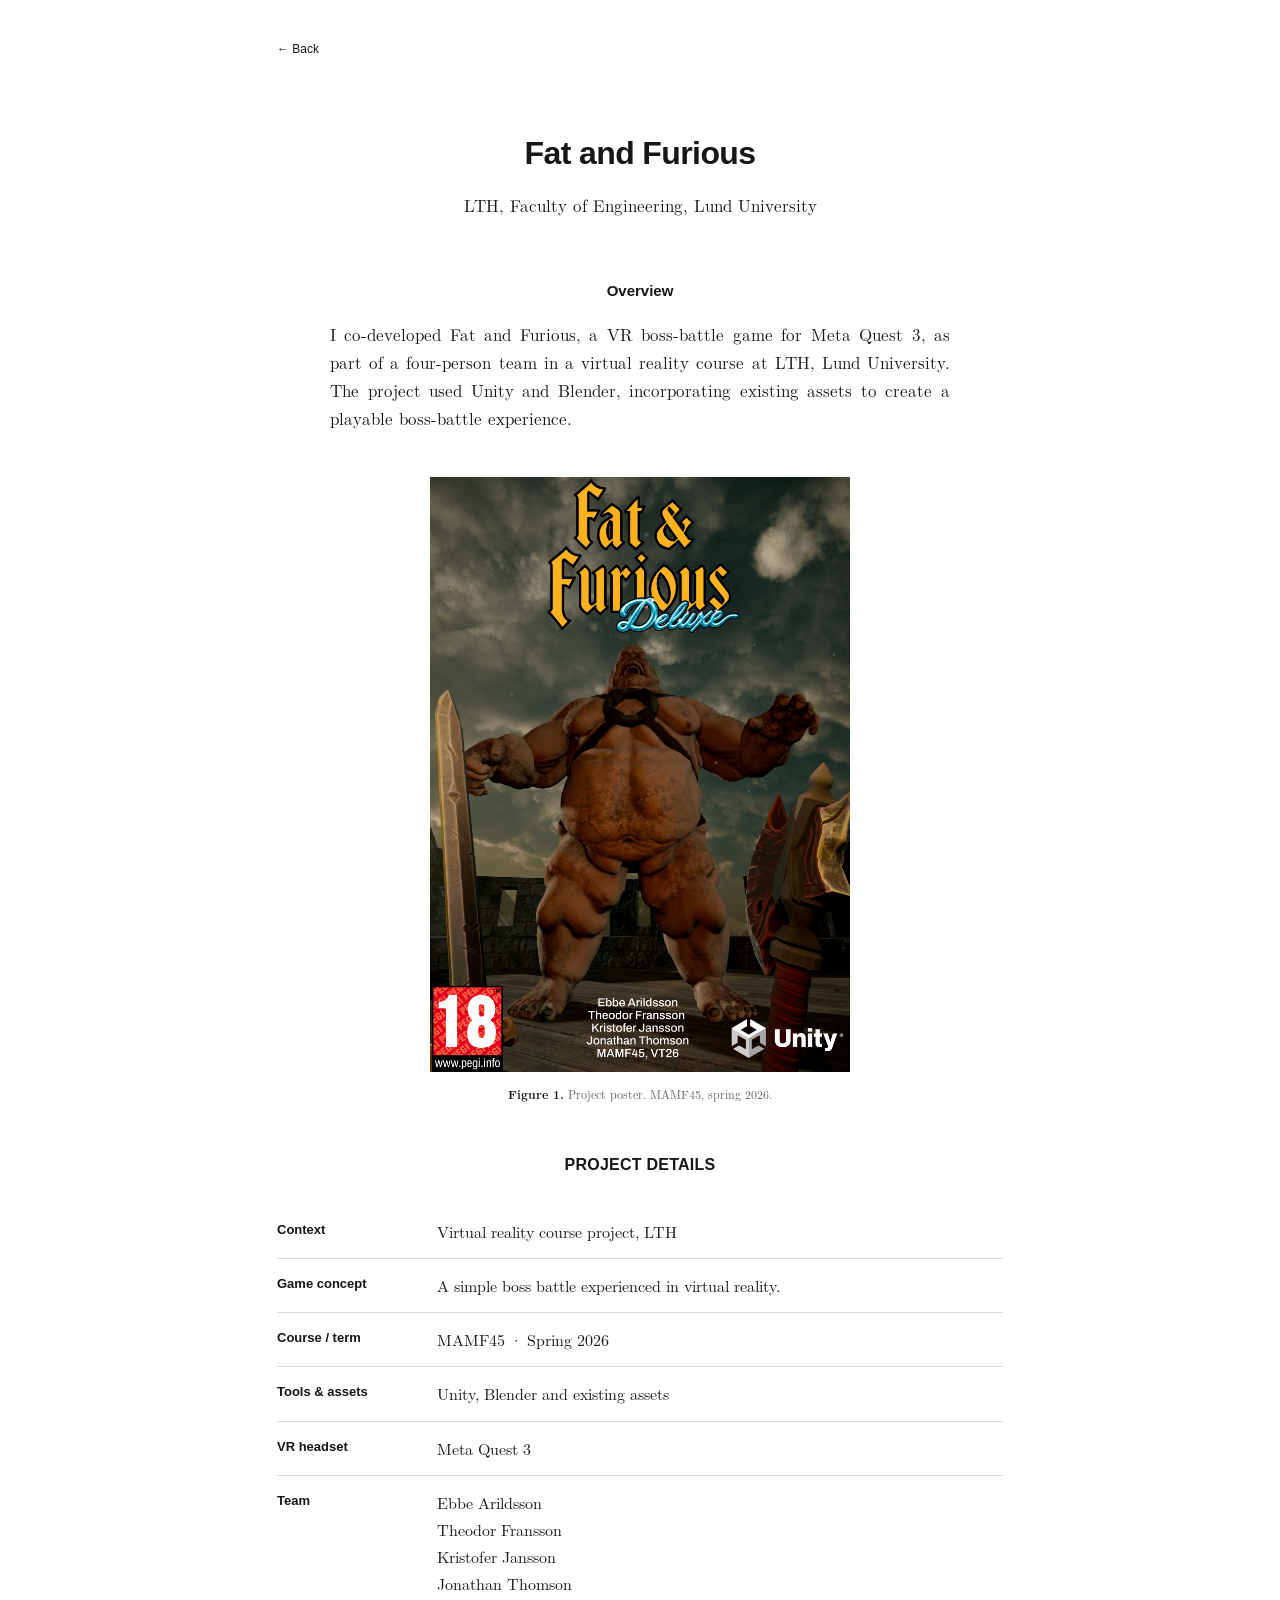
<file: cv/projects/fat-and-furious.html>
<!doctype html>
<html lang="en">
<head>
  <meta charset="utf-8">
  <meta name="viewport" content="width=device-width, initial-scale=1">
  <meta name="color-scheme" content="light">
  <meta name="theme-color" content="#ffffff">
  <title>Fat and Furious — VR Boss-Battle Game | Jonathan Thomson</title>
  <meta name="description" content="Fat and Furious — a VR boss-battle game for Meta Quest 3, developed as a team course project at LTH using Unity, Blender and existing assets.">
  <link rel="icon" href="../favicon.svg" type="image/svg+xml">
  <link rel="stylesheet" href="../styles.css?v=20">
  <script src="../app.js?v=22" defer></script>
</head>
<body>
  <a class="skip-link" href="#main">Skip to content</a>
  <div class="workspace project-workspace">
    <nav class="project-breadcrumb" aria-label="Project navigation"><a href="../index.html#projects"><span aria-hidden="true">←</span> Back</a></nav>
    <main class="paper project-overview" id="main">
      <header class="title-block project-title">
        <h1>Fat and Furious</h1>
        <p class="affiliation">LTH, Faculty of Engineering, Lund University</p>
      </header>
      <section class="abstract" aria-labelledby="overview-title">
        <h2 id="overview-title">Overview</h2>
        <p>I co-developed Fat and Furious, a VR boss-battle game for Meta Quest 3, as part of a four-person team in a virtual reality course at LTH, Lund University. The project used Unity and Blender, incorporating existing assets to create a playable boss-battle experience.</p>
      </section>
      <figure class="project-poster">
        <img src="../assets/fat-and-furious-poster.png" width="830" height="1176" loading="lazy" decoding="async" alt="Fat and Furious project poster showing a fantasy giant facing a first-person player holding weapons, with team credits and the Unity logo.">
        <figcaption><strong>Figure 1.</strong> Project poster. MAMF45, spring 2026.</figcaption>
      </figure>
      <section class="paper-section" aria-labelledby="project-title">
        <h2 id="project-title">Project details</h2>
        <dl class="project-facts">
          <div><dt>Context</dt><dd>Virtual reality course project, LTH</dd></div>
          <div><dt>Game concept</dt><dd>A simple boss battle experienced in virtual reality.</dd></div>
          <div><dt>Course / term</dt><dd>MAMF45 · Spring 2026</dd></div>
          <div><dt>Tools &amp; assets</dt><dd>Unity, Blender and existing assets</dd></div>
          <div><dt>VR headset</dt><dd>Meta Quest 3</dd></div>
          <div><dt>Team</dt><dd><span class="team-member">Ebbe Arildsson</span><span class="team-member">Theodor Fransson</span><span class="team-member">Kristofer Jansson</span><span class="team-member">Jonathan Thomson</span></dd></div>
        </dl>
      </section>
    </main>
  </div>
</body>
</html>
</file>
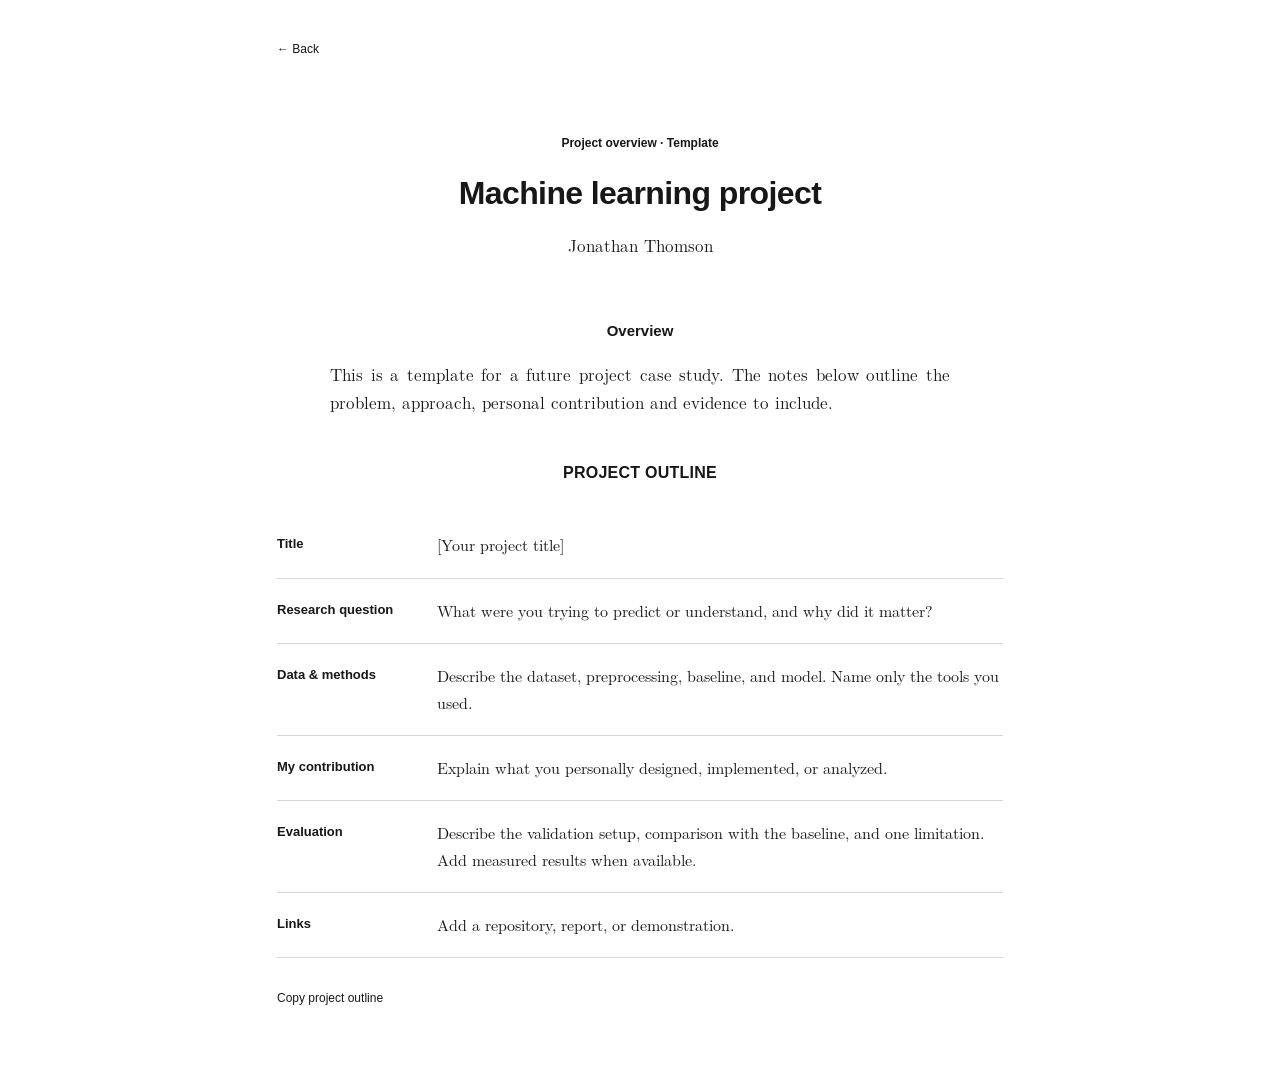
<file: cv/projects/machine-learning.html>
<!doctype html>
<html lang="en">
<head>
  <meta charset="utf-8">
  <meta name="viewport" content="width=device-width, initial-scale=1">
  <meta name="color-scheme" content="light">
  <meta name="theme-color" content="#ffffff">
  <title>Machine learning project | Jonathan Thomson</title>
  <meta name="description" content="A project overview template in Jonathan Thomson’s portfolio.">
  <link rel="icon" href="../favicon.svg" type="image/svg+xml">
  <link rel="stylesheet" href="../styles.css?v=20">
  <script src="../app.js?v=22" defer></script>
</head>
<body>
  <a class="skip-link" href="#main">Skip to content</a>
  <div class="workspace project-workspace">
    <nav class="project-breadcrumb" aria-label="Project navigation"><a href="../index.html#projects"><span aria-hidden="true">←</span> Back</a></nav>
    <main class="paper project-overview" id="main">
      <header class="title-block project-title">
        <p class="paper-kicker">Project overview · Template</p>
        <h1>Machine learning project</h1>
        <p class="affiliation">Jonathan Thomson</p>
      </header>
      <section class="abstract" aria-labelledby="overview-title">
        <h2 id="overview-title">Overview</h2>
        <p>This is a template for a future project case study. The notes below outline the problem, approach, personal contribution and evidence to include.</p>
      </section>
      <section class="paper-section" aria-labelledby="outline-title">
        <h2 id="outline-title">Project outline</h2>
        <dl class="project-outline"><div><dt>Title</dt><dd>[Your project title]</dd></div><div><dt>Research question</dt><dd>What were you trying to predict or understand, and why did it matter?</dd></div><div><dt>Data &amp; methods</dt><dd>Describe the dataset, preprocessing, baseline, and model. Name only the tools you used.</dd></div><div><dt>My contribution</dt><dd>Explain what you personally designed, implemented, or analyzed.</dd></div><div><dt>Evaluation</dt><dd>Describe the validation setup, comparison with the baseline, and one limitation. Add measured results when available.</dd></div><div><dt>Links</dt><dd>Add a repository, report, or demonstration.</dd></div></dl>
        <button class="text-button copy-template" type="button">Copy project outline</button>
      </section>
    </main>
  </div>
  <div class="toast" id="toast" role="status" aria-live="polite"></div>
</body>
</html>
</file>
<file: cv/styles.css>
@font-face{font-family:PaperRoman;src:url('./fonts/lmroman10-regular.otf') format('opentype');font-style:normal;font-weight:400;font-display:swap}
@font-face{font-family:PaperRoman;src:url('./fonts/lmroman10-italic.otf') format('opentype');font-style:italic;font-weight:400;font-display:swap}
@font-face{font-family:PaperRoman;src:url('./fonts/lmroman10-bold.otf') format('opentype');font-style:normal;font-weight:700;font-display:swap}
@font-face{font-family:PaperRoman;src:url('./fonts/lmroman10-bolditalic.otf') format('opentype');font-style:italic;font-weight:700;font-display:swap}
:root{--paper:#fff;--ink:#171717;--muted:#646464;--line:#d8d8d8;--serif:PaperRoman,'Times New Roman',serif;--sans:'Helvetica Neue',Helvetica,Arial,sans-serif}
*{box-sizing:border-box}
html{scroll-behavior:smooth;scroll-padding-top:45px}
body{margin:0;background:var(--paper);color:var(--ink);font:18px/1.7 var(--serif);-webkit-font-smoothing:antialiased}
button,input{font:inherit}button{cursor:pointer}a{color:inherit;text-decoration:none}
a,button{touch-action:manipulation}a:focus-visible,button:focus-visible,summary:focus-visible{outline:2px solid var(--ink);outline-offset:6px}
::selection{background:#dedede;color:#111}
.skip-link{position:fixed;top:-100px;left:20px;background:var(--paper);padding:10px;z-index:20}.skip-link:focus{top:10px}



.workspace{max-width:790px;margin:35px auto 70px;padding:0 32px;position:relative}
.contents{position:fixed;top:155px;left:max(25px,calc(50% - 580px));width:145px;font:12px/1.6 var(--sans);color:var(--muted)}
.eyebrow{font-weight:700;color:var(--ink)}
.contents nav{display:flex;flex-direction:column;gap:5px;margin-top:17px}
.contents nav a{padding:5px 0;text-decoration:none}.contents nav a span{display:inline-block;width:25px}
.contents nav a.active{color:var(--ink);font-weight:700}
.margin-note{margin:35px 0 26px;font-size:11px;line-height:1.9}.margin-note strong{font-weight:700;color:var(--ink)}
.rail-download{display:block;font-size:12px;color:var(--ink)}.rail-download span{margin-left:5px}.rail-download small{display:block;font-size:10px;color:var(--muted);margin-top:5px}
.paper{background:var(--paper);padding:0;min-width:0}
.title-block{text-align:center;padding:20px 0 54px}
h1{font:700 38px/1.2 var(--sans);letter-spacing:-.6px;margin:0 0 20px}
.paper-kicker{font:700 14px/1.5 var(--sans);margin:0 0 14px}
.affiliation{font-size:17px;line-height:1.5;margin:0 0 8px}.affiliation a{text-decoration:none}.affiliation a:hover{text-decoration:none}
.author-links{font:12px/1.6 var(--sans);margin:0;color:var(--muted)}.author-links a{text-decoration:none}.author-links a:hover{text-decoration:none}.author-links>span{padding:0 5px}
.abstract{max-width:620px;margin:0 auto 63px;font-size:17px;line-height:1.65}
.abstract h2{text-align:center;font:700 15px/1.4 var(--sans);margin:0 0 19px}
.abstract p{margin:0;text-align:justify;hyphens:auto}.abstract .keywords{margin-top:14px;font-size:14px;line-height:1.6}.keywords strong{font-weight:700}
.paper-section{margin:0 0 54px;scroll-margin-top:42px}
.paper-section h2{text-align:center;font:700 16px/1.45 var(--sans);text-transform:uppercase;letter-spacing:.25px;margin:0 0 29px}
.section-number{font:inherit;margin-right:10px}
h3{font:700 14px/1.55 var(--sans);margin:0}
.paper-section p{margin:0 0 18px;font-size:17px;line-height:1.7}
.education-heading{display:flex;align-items:baseline;justify-content:space-between;gap:18px}
.small-label{font:12px var(--sans);color:var(--muted);white-space:nowrap}
.paper-section .institution{font-size:16px;margin:6px 0 17px}
dt{font-weight:700}dd{margin:0}

.skills-table{margin:0;font-size:17px}.skills-table>div{display:grid;grid-template-columns:165px 1fr;gap:18px;padding:8px 0}.skills-table dt{font:700 13px/1.8 var(--sans)}.skills-table dd{display:flex;gap:6px 22px;flex-wrap:wrap;line-height:1.6}
.paper-section .template-intro{color:var(--muted);font-size:15px;font-style:italic;margin-bottom:15px}
.text-button{font:12px var(--sans);background:none;border:0;color:var(--ink);padding:6px 0;text-decoration:none}.text-button span{margin-left:7px}
.contact-section{margin-top:55px}.contact-email{font-size:18px;overflow-wrap:anywhere;max-width:100%}.contact-email span{font:13px var(--sans);margin-left:5px}
.contact-actions{display:flex;gap:23px;align-items:center;flex-wrap:wrap;font:12px var(--sans);margin-top:17px}
.toast{position:fixed;left:50%;bottom:24px;transform:translate(-50%,8px);z-index:30;background:var(--ink);color:var(--paper);font:12px var(--sans);padding:13px 21px;opacity:0;transition:opacity .15s,transform .15s;pointer-events:none;max-width:90vw;text-align:center}.toast.visible{opacity:1;transform:translate(-50%,0)}

@media(max-width:1150px){.workspace{margin-top:15px}.contents{position:static;width:auto;padding:0 0 30px}.contents .eyebrow,.margin-note,.rail-download{display:none}.contents nav{flex-direction:row;justify-content:center;flex-wrap:wrap;gap:10px 22px;margin:0}.contents nav a{font-size:11px}.contents nav a span{width:auto;margin-right:5px}.title-block{padding-top:20px}}
@media(max-width:600px){body{font-size:17px}.workspace{padding:0 24px;margin:26px auto 35px}.contents{padding-bottom:24px}.contents nav{gap:6px 14px}.contents nav a{font-size:10px}.contents nav a span{display:none}.title-block{padding:20px 0 40px}h1{font-size:32px;letter-spacing:-.4px;margin-bottom:17px}.paper-kicker{font-size:12px;margin-bottom:12px}.affiliation{font-size:16px;max-width:290px;margin:0 auto 12px}.author-links{font-size:11px}.author-links>span{padding:0 3px}.abstract{font-size:16px;margin-bottom:47px}.abstract h2{font-size:14px}.abstract p{text-align:left}.abstract .keywords{font-size:13px}.paper-section{margin-bottom:44px}.paper-section h2{font-size:14px;margin-bottom:23px}.paper-section p{font-size:16px}.education-heading{display:block}h3{font-size:13px}.small-label{display:block;margin-top:5px;font-size:11px}.paper-section .institution{font-size:15px}.skills-table>div{grid-template-columns:120px 1fr;gap:10px;padding:9px 0}.skills-table dt{font-size:12px}.skills-table dd{font-size:16px;gap:4px 15px}.contact-section{margin-top:42px}.contact-email{font-size:16px}.contact-actions{font-size:11px;gap:18px}.text-button{font-size:11px}}
@media print{body{font-size:11pt}.contents,.toast,.contact-actions{display:none}.workspace{max-width:none;padding:0;margin:0}.title-block{padding:12pt 0 22pt}h1{font-size:25pt}.paper-kicker{font-size:10pt}.affiliation{font-size:11pt}.author-links{font-size:9pt}.abstract{margin-bottom:24pt;font-size:11pt}.paper-section{margin-bottom:22pt;break-inside:avoid}.paper-section h2{font-size:12pt;margin-bottom:15pt}.paper-section p{font-size:11pt}.contact-email{font-size:11pt}#projects{display:none}@page{size:Letter;margin:20mm}}


/* Coursework is a plain list, with no interaction. */
.coursework{margin-top:30px}
.course-list{margin:12px 0 0;padding-left:20px;columns:2;column-gap:32px;font:16px/1.85 var(--serif)}
.course-list li{break-inside:avoid;padding-left:3px}
.project-preview{display:grid;grid-template-columns:176px minmax(0,1fr);gap:28px;align-items:start;padding-top:12px}
.project-preview+.project-preview{margin-top:42px}
.project-preview-figure{margin:0;min-width:0}
.project-preview-figure img{display:block;width:100%;height:auto;filter:grayscale(1)}
.project-preview-figure figcaption{margin-top:10px;color:var(--muted);font:12px/1.55 var(--serif)}
.project-preview-figure figcaption strong{color:var(--ink);font-weight:700}
.project-preview-copy{min-width:0}
.project-preview h3{font:700 14px/1.6 var(--sans);margin:0}
.project-preview .project-kind{font:12px/1.5 var(--sans);color:var(--muted);margin:5px 0 13px}
.paper-section .project-preview-description{font:16px/1.65 var(--serif);margin:0 0 16px}
.project-preview h3 + .project-preview-description{margin-top:10px}
.project-figure-placeholder{aspect-ratio:1;display:flex;flex-direction:column;justify-content:center;align-items:center;gap:7px;border:1px solid var(--line);background:#faf9f7;color:var(--muted);font:12px/1.5 var(--sans);text-align:center;padding:16px}
.project-figure-placeholder small{font:italic 12px/1.5 var(--serif)}
.project-action{display:inline-flex;align-items:center;margin-top:4px;border:0;border-radius:999px;background:#f1f0ed;color:var(--ink);padding:8px 15px;font:12px/1.4 var(--sans);transition:background-color .15s}
.project-action:hover{background:#e7e5e1}
.project-workspace{margin-top:40px}
.project-breadcrumb{display:flex;justify-content:space-between;font:12px/1.6 var(--sans);margin:0 0 55px;color:var(--muted)}
.project-breadcrumb a{text-decoration:none;color:var(--ink)}
.project-breadcrumb a:hover{text-decoration:none}
.project-title h1{font-size:32px;max-width:620px;margin:0 auto 20px}
.project-title .paper-kicker{font-size:12px;margin-bottom:22px}
.project-overview .abstract{margin-bottom:45px}
.project-outline{margin:0 0 22px}
.project-outline>div{display:grid;grid-template-columns:135px 1fr;gap:25px;border-bottom:1px solid var(--line);padding:19px 0}
.project-outline dt{font:700 13px/1.8 var(--sans)}
.project-outline dd{font:16px/1.65 var(--serif)}
.epoch-loader{position:fixed;inset:0;z-index:100;background:var(--paper);display:grid;place-items:center;padding:32px}
.epoch-loader[hidden]{display:none}
.epoch-content{width:min(360px,100%)}
.epoch-heading{font:700 14px/1.6 var(--sans);margin:0 0 24px}
.epoch-status{display:flex;justify-content:space-between;font:12px/1.6 var(--sans);font-variant-numeric:tabular-nums;margin-bottom:10px;color:var(--muted)}
.epoch-track{height:3px;background:#e8e8e8;overflow:hidden}
.epoch-fill{width:0;height:100%;background:var(--ink)}
.epoch-destination{font:italic 15px/1.6 var(--serif);margin:18px 0 0;color:var(--muted)}
@media(max-width:600px){
  .course-list{columns:1;font-size:15px}
  .project-preview{grid-template-columns:1fr;gap:19px;padding-top:8px}
  .project-preview+.project-preview{margin-top:38px}
  .project-preview-figure{width:190px;max-width:100%;margin:0 auto}
  .project-preview h3{font-size:14px}.project-preview .project-kind,.project-action{font-size:11px}
  .paper-section .project-preview-description{font-size:15px}
  .project-breadcrumb{margin-bottom:35px}.project-title h1{font-size:28px}
  .project-outline>div{grid-template-columns:1fr;gap:6px;padding:17px 0}.project-outline dd{font-size:15px}
}
@media(prefers-reduced-motion:reduce){html{scroll-behavior:auto}.toast,.project-action{transition:none}}
@media print{
  .epoch-loader,.project-breadcrumb,.copy-template{display:none}
  .course-list{font-size:10pt}
  .project-workspace{margin:0}.project-outline>div{break-inside:avoid}
}

.project-poster{max-width:420px;margin:0 auto 48px}
.project-poster img{display:block;width:100%;height:auto}
.project-poster figcaption{font:12px/1.7 var(--serif);color:var(--muted);margin-top:12px;text-align:center}
.project-poster figcaption strong{font-weight:700;color:var(--ink)}
.project-facts{margin:0}
.project-facts>div{display:grid;grid-template-columns:135px 1fr;gap:25px;padding:13px 0;border-bottom:1px solid var(--line)}
.project-facts dt{font:700 13px/1.8 var(--sans)}
.project-facts dd{font:16px/1.7 var(--serif)}
.project-facts .team-member{display:block}
@media(max-width:600px){.project-poster{max-width:360px;margin-bottom:38px}.project-kind{font-size:10px}.project-facts>div{grid-template-columns:90px 1fr;gap:15px}.project-facts dt{font-size:12px}.project-facts dd{font-size:15px}}
@media print{.project-poster{max-width:65mm;break-inside:avoid}.project-facts>div{break-inside:avoid}}

/* Portrait and introduction share a left-aligned header. */
.profile-header{display:grid;grid-template-columns:208px minmax(0,1fr);gap:32px;align-items:center;text-align:left;padding:24px 0 54px}
.portrait-frame{width:208px;height:260px;border:1px solid var(--line);overflow:hidden}
.portrait-photo{display:block;width:100%;height:100%;object-fit:cover;object-position:50% 35%;transform:scale(1.5);transform-origin:55% 45%}
.profile-copy{min-width:0}
.profile-copy h1{font-size:clamp(28px,4vw,38px)}
.profile-copy .paper-kicker{margin-bottom:10px}
.profile-copy .affiliation{margin:0 0 10px;max-width:none}
.profile-copy .author-links{display:flex;align-items:baseline;flex-wrap:wrap;gap:5px 16px}
.profile-copy .author-links a{overflow-wrap:anywhere}
.course-status{font:11px/1.6 var(--sans);color:var(--muted);white-space:nowrap}
@media(max-width:600px){.profile-header{grid-template-columns:144px minmax(0,1fr);gap:20px;align-items:start;padding:20px 0 40px}.portrait-frame{width:144px;height:180px}.profile-copy h1{font-size:28px;line-height:1.16;margin-bottom:14px}.profile-copy .author-links{gap:6px 12px}}
@media(max-width:350px){.profile-header{grid-template-columns:120px minmax(0,1fr);gap:15px}.portrait-frame{width:120px;height:150px}.profile-copy h1{font-size:25px}}
@media print{.profile-header{grid-template-columns:35mm minmax(0,1fr);gap:8mm;padding:12pt 0 22pt}.portrait-frame{width:35mm;height:43.75mm}.profile-copy h1{font-size:25pt}.course-status{font-size:8pt}}

/* Keep every link and link-style control free of underlines. */
a:visited,a:hover,a:active,.text-button:hover{text-decoration:none}

/* Scroll-responsive numerical sculpture, behind the paper's text. */
.weight-orb{position:fixed;top:46px;right:max(0px,calc(50% - 223px - clamp(130px,16vw,210px)));z-index:1;width:clamp(260px,32vw,420px);aspect-ratio:1;padding:0;border:0;border-radius:50%;background:transparent;color:var(--muted);opacity:.66;cursor:grab;touch-action:none;user-select:none;-webkit-user-select:none;overflow:hidden}
.weight-orb[hidden]{display:none}
.weight-orb canvas{display:block;width:100%;height:100%;pointer-events:none}
.weight-orb.is-dragging{cursor:grabbing}
.weight-orb:focus-visible{outline:1px solid var(--line);outline-offset:2px}
.profile-copy,.portrait-frame,.abstract,.paper-section{position:relative;z-index:2}
.contents{z-index:3}
@media(max-width:600px){.weight-orb{width:220px;right:0;top:78px;opacity:.48}}
@media print{.weight-orb{display:none}}
</file>
<file: GitHub-Pages-CV/styles.css>
@font-face{font-family:PaperRoman;src:url('./fonts/lmroman10-regular.otf') format('opentype');font-style:normal;font-weight:400;font-display:swap}
@font-face{font-family:PaperRoman;src:url('./fonts/lmroman10-italic.otf') format('opentype');font-style:italic;font-weight:400;font-display:swap}
@font-face{font-family:PaperRoman;src:url('./fonts/lmroman10-bold.otf') format('opentype');font-style:normal;font-weight:700;font-display:swap}
@font-face{font-family:PaperRoman;src:url('./fonts/lmroman10-bolditalic.otf') format('opentype');font-style:italic;font-weight:700;font-display:swap}
:root{--paper:#fff;--ink:#171717;--muted:#646464;--line:#d8d8d8;--serif:PaperRoman,'Times New Roman',serif;--sans:'Helvetica Neue',Helvetica,Arial,sans-serif}
*{box-sizing:border-box}
html{scroll-behavior:smooth;scroll-padding-top:45px}
body{margin:0;background:var(--paper);color:var(--ink);font:18px/1.7 var(--serif);-webkit-font-smoothing:antialiased}
button,input{font:inherit}button{cursor:pointer}a{color:inherit;text-decoration:none}
a,button{touch-action:manipulation}a:focus-visible,button:focus-visible,summary:focus-visible{outline:2px solid var(--ink);outline-offset:6px}
::selection{background:#dedede;color:#111}
.skip-link{position:fixed;top:-100px;left:20px;background:var(--paper);padding:10px;z-index:20}.skip-link:focus{top:10px}



.workspace{max-width:790px;margin:35px auto 70px;padding:0 32px;position:relative}
.contents{position:fixed;top:155px;left:max(25px,calc(50% - 580px));width:145px;font:12px/1.6 var(--sans);color:var(--muted)}
.eyebrow{font-weight:700;color:var(--ink)}
.contents nav{display:flex;flex-direction:column;gap:5px;margin-top:17px}
.contents nav a{padding:5px 0;text-decoration:none}.contents nav a span{display:inline-block;width:25px}
.contents nav a.active{color:var(--ink);font-weight:700}
.margin-note{margin:35px 0 26px;font-size:11px;line-height:1.9}.margin-note strong{font-weight:700;color:var(--ink)}
.rail-download{display:block;font-size:12px;color:var(--ink)}.rail-download span{margin-left:5px}.rail-download small{display:block;font-size:10px;color:var(--muted);margin-top:5px}
.paper{background:var(--paper);padding:0;min-width:0}
.title-block{text-align:center;padding:20px 0 54px}
h1{font:700 38px/1.2 var(--sans);letter-spacing:-.6px;margin:0 0 20px}
.paper-kicker{font:700 14px/1.5 var(--sans);margin:0 0 14px}
.affiliation{font-size:17px;line-height:1.5;margin:0 0 8px}.affiliation a{text-decoration:none}.affiliation a:hover{text-decoration:none}
.author-links{font:12px/1.6 var(--sans);margin:0;color:var(--muted)}.author-links a{text-decoration:none}.author-links a:hover{text-decoration:none}.author-links>span{padding:0 5px}
.abstract{max-width:620px;margin:0 auto 63px;font-size:17px;line-height:1.65}
.abstract h2{text-align:center;font:700 15px/1.4 var(--sans);margin:0 0 19px}
.abstract p{margin:0;text-align:justify;hyphens:auto}.abstract .keywords{margin-top:14px;font-size:14px;line-height:1.6}.keywords strong{font-weight:700}
.paper-section{margin:0 0 54px;scroll-margin-top:42px}
.paper-section h2{text-align:center;font:700 16px/1.45 var(--sans);text-transform:uppercase;letter-spacing:.25px;margin:0 0 29px}
.section-number{font:inherit;margin-right:10px}
h3{font:700 14px/1.55 var(--sans);margin:0}
.paper-section p{margin:0 0 18px;font-size:17px;line-height:1.7}
.education-heading{display:flex;align-items:baseline;justify-content:space-between;gap:18px}
.small-label{font:12px var(--sans);color:var(--muted);white-space:nowrap}
.paper-section .institution{font-size:16px;margin:6px 0 17px}
dt{font-weight:700}dd{margin:0}

.skills-table{margin:0;font-size:17px}.skills-table>div{display:grid;grid-template-columns:165px 1fr;gap:18px;padding:8px 0}.skills-table dt{font:700 13px/1.8 var(--sans)}.skills-table dd{display:flex;gap:6px 22px;flex-wrap:wrap;line-height:1.6}
.paper-section .template-intro{color:var(--muted);font-size:15px;font-style:italic;margin-bottom:15px}
.text-button{font:12px var(--sans);background:none;border:0;color:var(--ink);padding:6px 0;text-decoration:none}.text-button span{margin-left:7px}
.contact-section{margin-top:55px}.contact-email{font-size:18px;overflow-wrap:anywhere;max-width:100%}.contact-email span{font:13px var(--sans);margin-left:5px}
.contact-actions{display:flex;gap:23px;align-items:center;flex-wrap:wrap;font:12px var(--sans);margin-top:17px}
.toast{position:fixed;left:50%;bottom:24px;transform:translate(-50%,8px);z-index:30;background:var(--ink);color:var(--paper);font:12px var(--sans);padding:13px 21px;opacity:0;transition:opacity .15s,transform .15s;pointer-events:none;max-width:90vw;text-align:center}.toast.visible{opacity:1;transform:translate(-50%,0)}

@media(max-width:1150px){.workspace{margin-top:15px}.contents{position:static;width:auto;padding:0 0 30px}.contents .eyebrow,.margin-note,.rail-download{display:none}.contents nav{flex-direction:row;justify-content:center;flex-wrap:wrap;gap:10px 22px;margin:0}.contents nav a{font-size:11px}.contents nav a span{width:auto;margin-right:5px}.title-block{padding-top:20px}}
@media(max-width:600px){body{font-size:17px}.workspace{padding:0 24px;margin:26px auto 35px}.contents{padding-bottom:24px}.contents nav{gap:6px 14px}.contents nav a{font-size:10px}.contents nav a span{display:none}.title-block{padding:20px 0 40px}h1{font-size:32px;letter-spacing:-.4px;margin-bottom:17px}.paper-kicker{font-size:12px;margin-bottom:12px}.affiliation{font-size:16px;max-width:290px;margin:0 auto 12px}.author-links{font-size:11px}.author-links>span{padding:0 3px}.abstract{font-size:16px;margin-bottom:47px}.abstract h2{font-size:14px}.abstract p{text-align:left}.abstract .keywords{font-size:13px}.paper-section{margin-bottom:44px}.paper-section h2{font-size:14px;margin-bottom:23px}.paper-section p{font-size:16px}.education-heading{display:block}h3{font-size:13px}.small-label{display:block;margin-top:5px;font-size:11px}.paper-section .institution{font-size:15px}.skills-table>div{grid-template-columns:120px 1fr;gap:10px;padding:9px 0}.skills-table dt{font-size:12px}.skills-table dd{font-size:16px;gap:4px 15px}.contact-section{margin-top:42px}.contact-email{font-size:16px}.contact-actions{font-size:11px;gap:18px}.text-button{font-size:11px}}
@media print{body{font-size:11pt}.contents,.toast,.contact-actions{display:none}.workspace{max-width:none;padding:0;margin:0}.title-block{padding:12pt 0 22pt}h1{font-size:25pt}.paper-kicker{font-size:10pt}.affiliation{font-size:11pt}.author-links{font-size:9pt}.abstract{margin-bottom:24pt;font-size:11pt}.paper-section{margin-bottom:22pt;break-inside:avoid}.paper-section h2{font-size:12pt;margin-bottom:15pt}.paper-section p{font-size:11pt}.contact-email{font-size:11pt}#projects{display:none}@page{size:Letter;margin:20mm}}


/* Coursework is a plain list, with no interaction. */
.coursework{margin-top:30px}
.course-list{margin:12px 0 0;padding-left:20px;columns:2;column-gap:32px;font:16px/1.85 var(--serif)}
.course-list li{break-inside:avoid;padding-left:3px}
.project-preview{display:grid;grid-template-columns:176px minmax(0,1fr);gap:28px;align-items:start;padding-top:12px}
.project-preview+.project-preview{margin-top:42px}
.project-preview-figure{margin:0;min-width:0}
.project-preview-figure img{display:block;width:100%;height:auto;filter:grayscale(1)}
.project-preview-figure figcaption{margin-top:10px;color:var(--muted);font:12px/1.55 var(--serif)}
.project-preview-figure figcaption strong{color:var(--ink);font-weight:700}
.project-preview-copy{min-width:0}
.project-preview h3{font:700 14px/1.6 var(--sans);margin:0}
.project-preview .project-kind{font:12px/1.5 var(--sans);color:var(--muted);margin:5px 0 13px}
.paper-section .project-preview-description{font:16px/1.65 var(--serif);margin:0 0 16px}
.project-preview h3 + .project-preview-description{margin-top:10px}
.project-figure-placeholder{aspect-ratio:1;display:flex;flex-direction:column;justify-content:center;align-items:center;gap:7px;border:1px solid var(--line);background:#faf9f7;color:var(--muted);font:12px/1.5 var(--sans);text-align:center;padding:16px}
.project-figure-placeholder small{font:italic 12px/1.5 var(--serif)}
.project-action{display:inline-flex;align-items:center;margin-top:4px;border:0;border-radius:999px;background:#f1f0ed;color:var(--ink);padding:8px 15px;font:12px/1.4 var(--sans);transition:background-color .15s}
.project-action:hover{background:#e7e5e1}
.project-workspace{margin-top:40px}
.project-breadcrumb{display:flex;justify-content:space-between;font:12px/1.6 var(--sans);margin:0 0 55px;color:var(--muted)}
.project-breadcrumb a{text-decoration:none;color:var(--ink)}
.project-breadcrumb a:hover{text-decoration:none}
.project-title h1{font-size:32px;max-width:620px;margin:0 auto 20px}
.project-title .paper-kicker{font-size:12px;margin-bottom:22px}
.project-overview .abstract{margin-bottom:45px}
.project-outline{margin:0 0 22px}
.project-outline>div{display:grid;grid-template-columns:135px 1fr;gap:25px;border-bottom:1px solid var(--line);padding:19px 0}
.project-outline dt{font:700 13px/1.8 var(--sans)}
.project-outline dd{font:16px/1.65 var(--serif)}
.epoch-loader{position:fixed;inset:0;z-index:100;background:var(--paper);display:grid;place-items:center;padding:32px}
.epoch-loader[hidden]{display:none}
.epoch-content{width:min(360px,100%)}
.epoch-heading{font:700 14px/1.6 var(--sans);margin:0 0 24px}
.epoch-status{display:flex;justify-content:space-between;font:12px/1.6 var(--sans);font-variant-numeric:tabular-nums;margin-bottom:10px;color:var(--muted)}
.epoch-track{height:3px;background:#e8e8e8;overflow:hidden}
.epoch-fill{width:0;height:100%;background:var(--ink)}
.epoch-destination{font:italic 15px/1.6 var(--serif);margin:18px 0 0;color:var(--muted)}
@media(max-width:600px){
  .course-list{columns:1;font-size:15px}
  .project-preview{grid-template-columns:1fr;gap:19px;padding-top:8px}
  .project-preview+.project-preview{margin-top:38px}
  .project-preview-figure{width:190px;max-width:100%;margin:0 auto}
  .project-preview h3{font-size:14px}.project-preview .project-kind,.project-action{font-size:11px}
  .paper-section .project-preview-description{font-size:15px}
  .project-breadcrumb{margin-bottom:35px}.project-title h1{font-size:28px}
  .project-outline>div{grid-template-columns:1fr;gap:6px;padding:17px 0}.project-outline dd{font-size:15px}
}
@media(prefers-reduced-motion:reduce){html{scroll-behavior:auto}.toast,.project-action{transition:none}}
@media print{
  .epoch-loader,.project-breadcrumb,.copy-template{display:none}
  .course-list{font-size:10pt}
  .project-workspace{margin:0}.project-outline>div{break-inside:avoid}
}

.project-poster{max-width:420px;margin:0 auto 48px}
.project-poster img{display:block;width:100%;height:auto}
.project-poster figcaption{font:12px/1.7 var(--serif);color:var(--muted);margin-top:12px;text-align:center}
.project-poster figcaption strong{font-weight:700;color:var(--ink)}
.project-facts{margin:0}
.project-facts>div{display:grid;grid-template-columns:135px 1fr;gap:25px;padding:13px 0;border-bottom:1px solid var(--line)}
.project-facts dt{font:700 13px/1.8 var(--sans)}
.project-facts dd{font:16px/1.7 var(--serif)}
.project-facts .team-member{display:block}
@media(max-width:600px){.project-poster{max-width:360px;margin-bottom:38px}.project-kind{font-size:10px}.project-facts>div{grid-template-columns:90px 1fr;gap:15px}.project-facts dt{font-size:12px}.project-facts dd{font-size:15px}}
@media print{.project-poster{max-width:65mm;break-inside:avoid}.project-facts>div{break-inside:avoid}}

/* Portrait and introduction share a left-aligned header. */
.profile-header{display:grid;grid-template-columns:208px minmax(0,1fr);gap:32px;align-items:center;text-align:left;padding:24px 0 54px}
.portrait-frame{width:208px;height:260px;border:1px solid var(--line);overflow:hidden}
.portrait-photo{display:block;width:100%;height:100%;object-fit:cover;object-position:50% 35%;transform:scale(1.5);transform-origin:55% 45%}
.profile-copy{min-width:0}
.profile-copy h1{font-size:clamp(28px,4vw,38px)}
.profile-copy .paper-kicker{margin-bottom:10px}
.profile-copy .affiliation{margin:0 0 10px;max-width:none}
.profile-copy .author-links{display:flex;align-items:baseline;flex-wrap:wrap;gap:5px 16px}
.profile-copy .author-links a{overflow-wrap:anywhere}
.course-status{font:11px/1.6 var(--sans);color:var(--muted);white-space:nowrap}
@media(max-width:600px){.profile-header{grid-template-columns:144px minmax(0,1fr);gap:20px;align-items:start;padding:20px 0 40px}.portrait-frame{width:144px;height:180px}.profile-copy h1{font-size:28px;line-height:1.16;margin-bottom:14px}.profile-copy .author-links{gap:6px 12px}}
@media(max-width:350px){.profile-header{grid-template-columns:120px minmax(0,1fr);gap:15px}.portrait-frame{width:120px;height:150px}.profile-copy h1{font-size:25px}}
@media print{.profile-header{grid-template-columns:35mm minmax(0,1fr);gap:8mm;padding:12pt 0 22pt}.portrait-frame{width:35mm;height:43.75mm}.profile-copy h1{font-size:25pt}.course-status{font-size:8pt}}

/* Keep every link and link-style control free of underlines. */
a:visited,a:hover,a:active,.text-button:hover{text-decoration:none}

/* Scroll-responsive numerical sculpture, behind the paper's text. */
.weight-orb{position:fixed;top:46px;right:max(0px,calc(50% - 223px - clamp(130px,16vw,210px)));z-index:1;width:clamp(260px,32vw,420px);aspect-ratio:1;padding:0;border:0;border-radius:50%;background:transparent;color:var(--muted);opacity:.66;cursor:grab;touch-action:none;user-select:none;-webkit-user-select:none;overflow:hidden}
.weight-orb[hidden]{display:none}
.weight-orb canvas{display:block;width:100%;height:100%;pointer-events:none}
.weight-orb.is-dragging{cursor:grabbing}
.weight-orb:focus-visible{outline:1px solid var(--line);outline-offset:2px}
.profile-copy,.portrait-frame,.abstract,.paper-section{position:relative;z-index:2}
.contents{z-index:3}
@media(max-width:600px){.weight-orb{width:220px;right:0;top:78px;opacity:.48}}
@media print{.weight-orb{display:none}}
</file>
